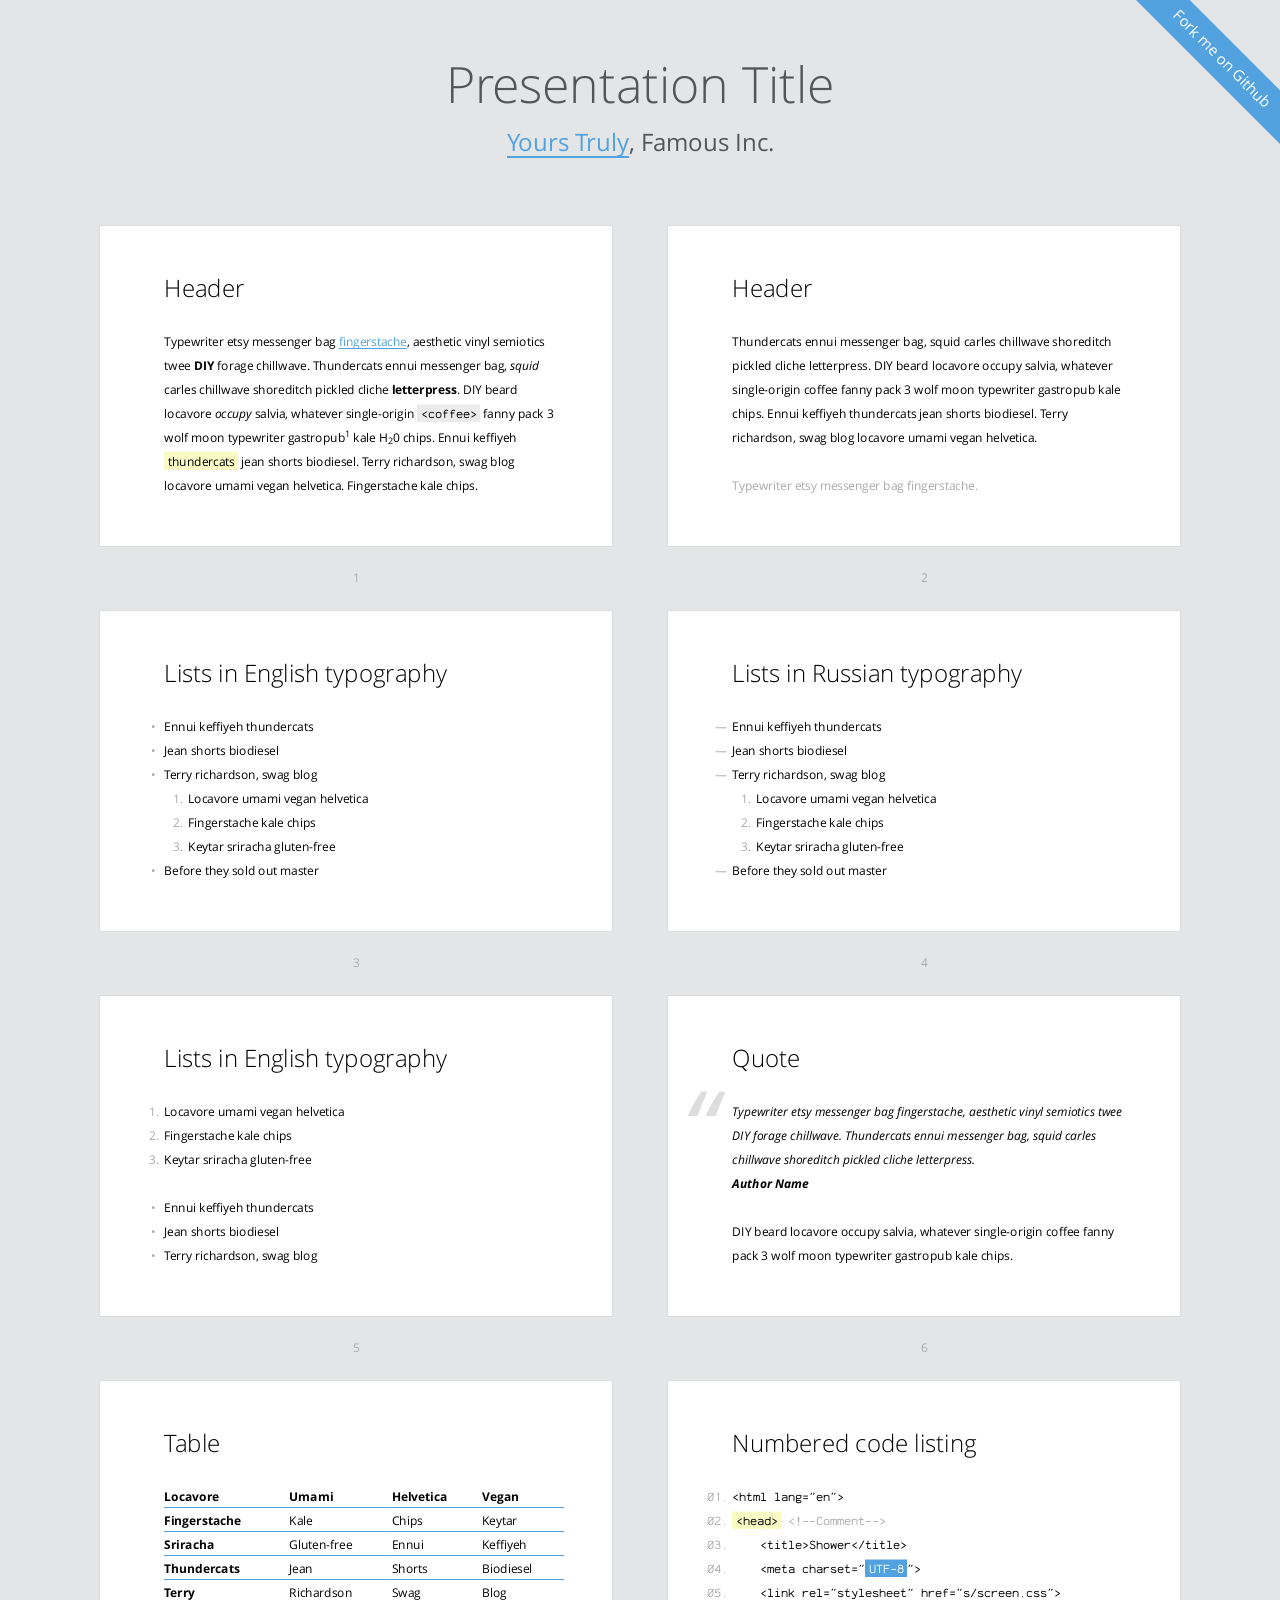
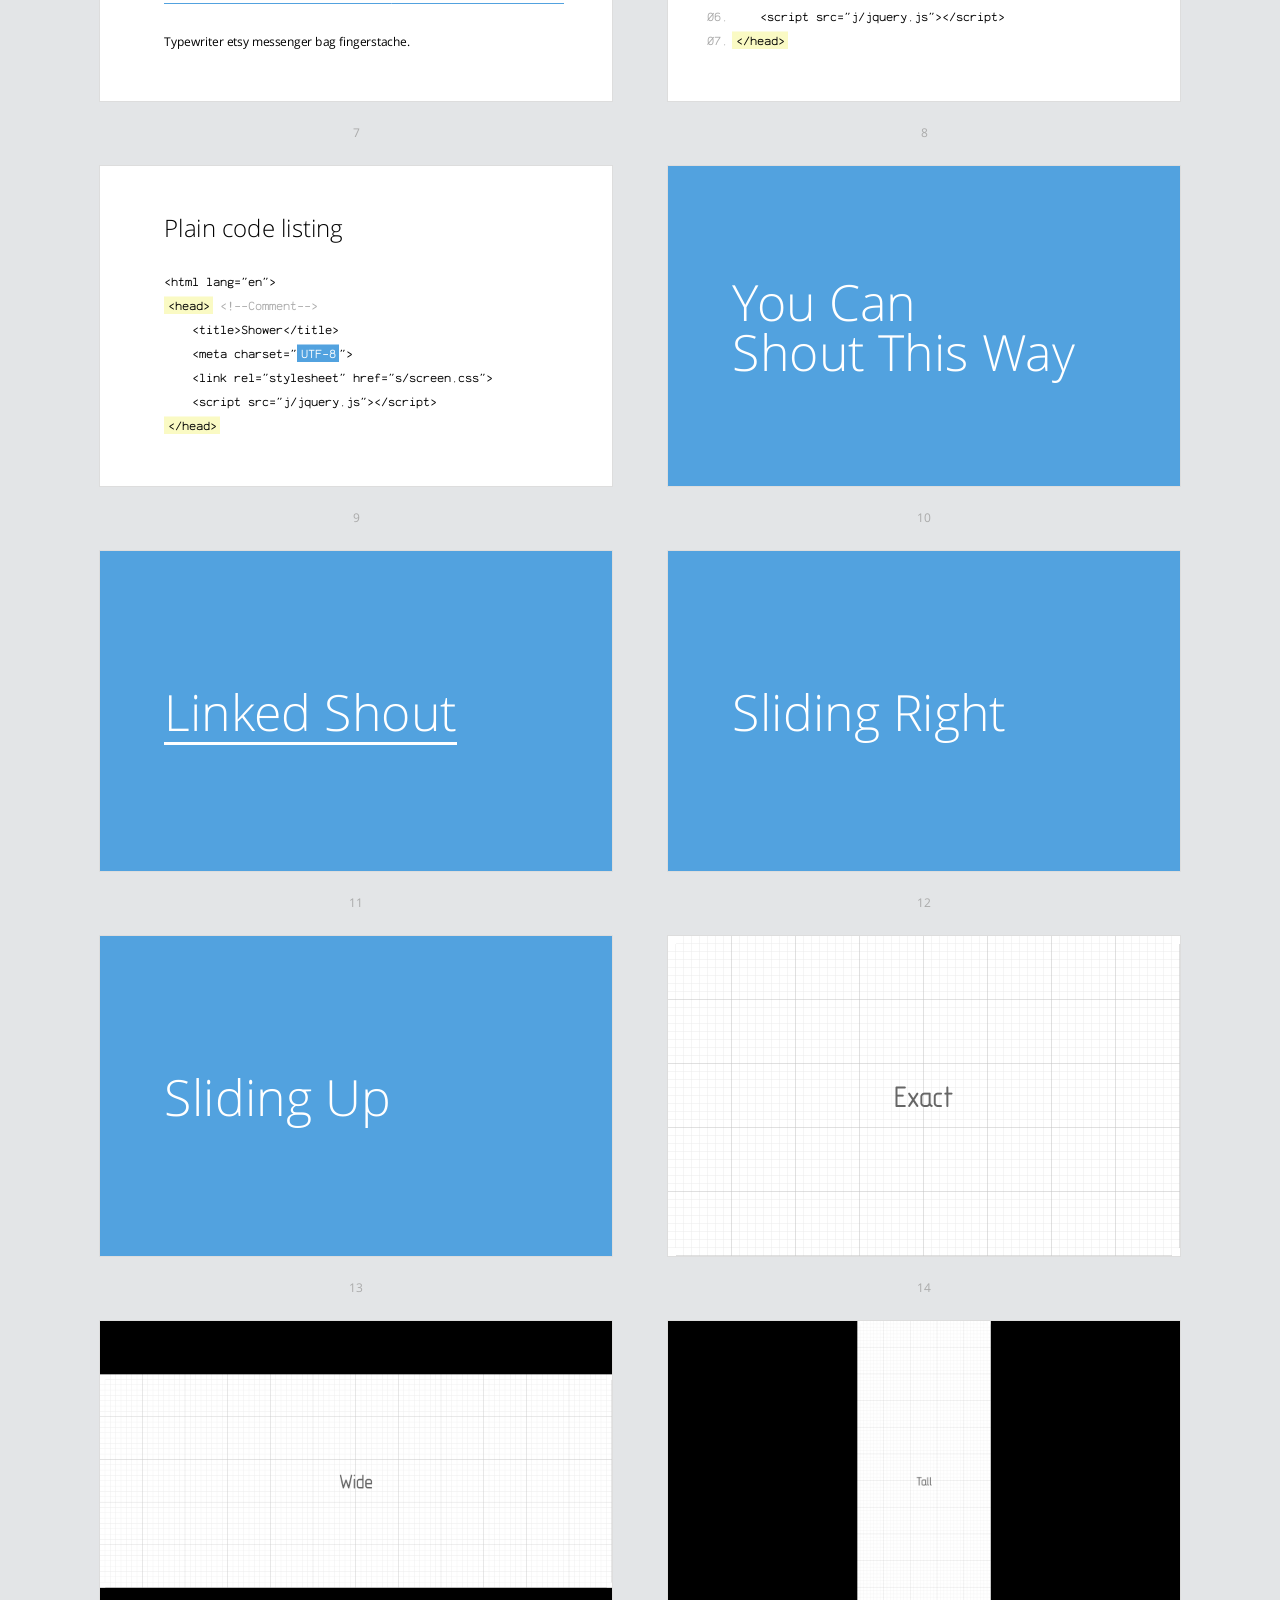
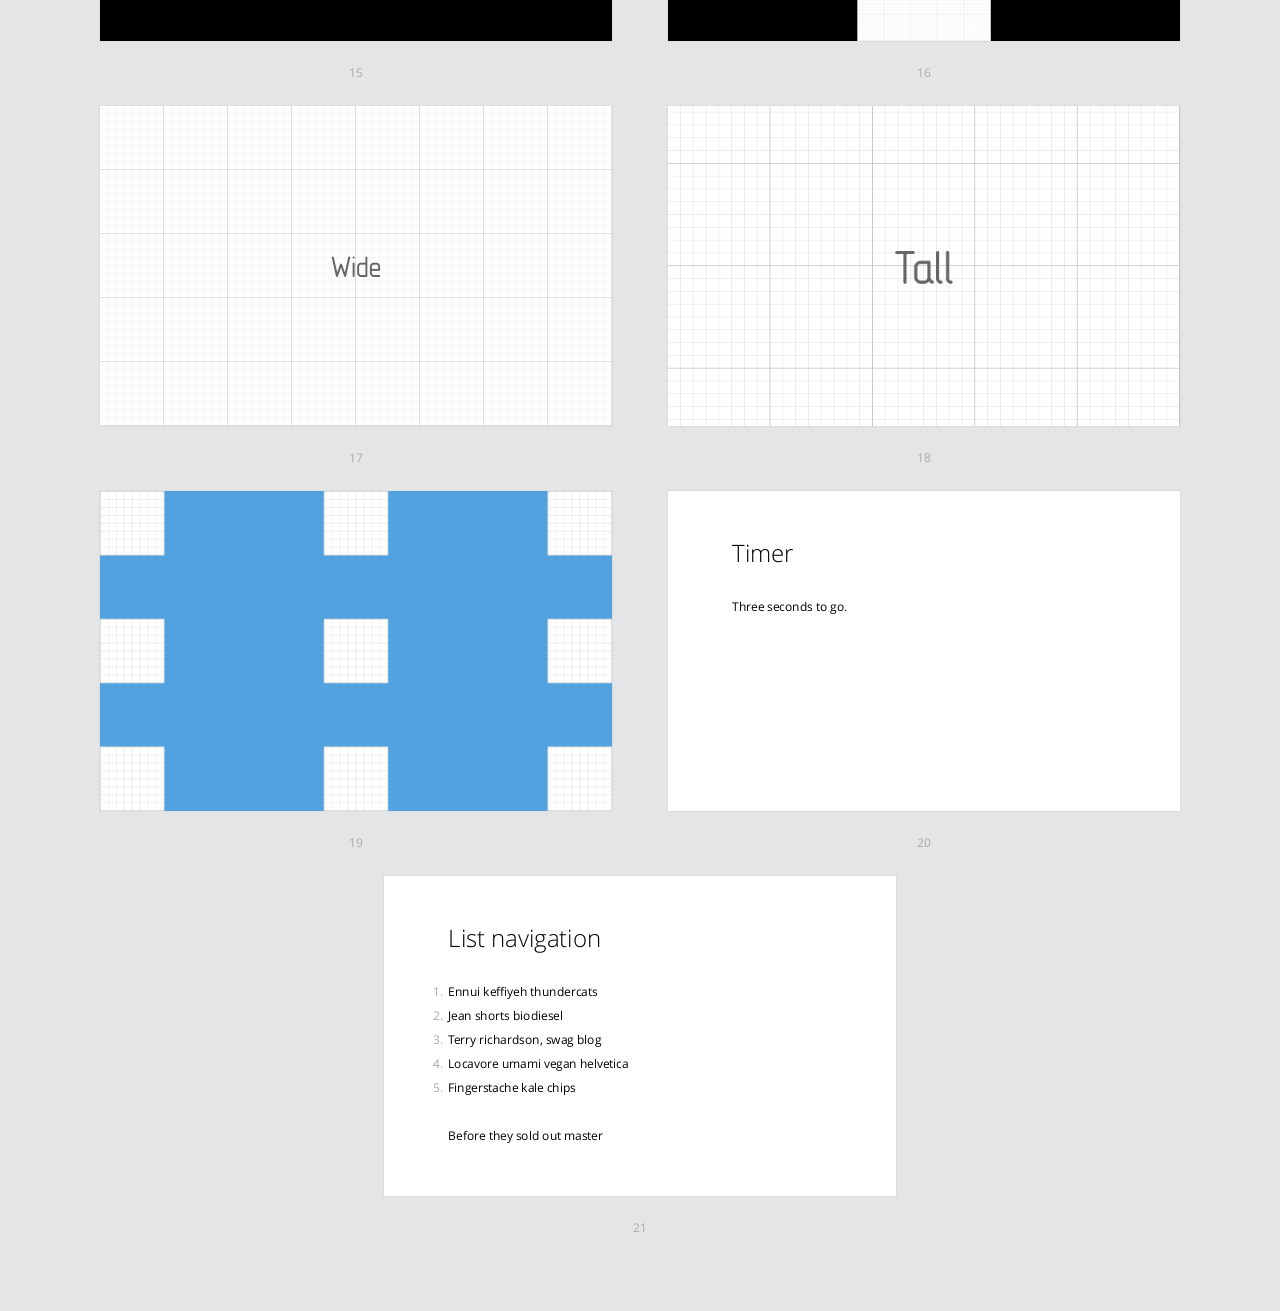
<file: pycon_ru_2017/slides/bower_components/shower-bright/index.html>
<!DOCTYPE html>
<html lang="en">
<head>
	<title>Bright theme for Shower</title>
	<meta charset="utf-8">
	<meta name="viewport" content="width=680, user-scalable=no">
	<meta http-equiv="x-ua-compatible" content="ie=edge">
	<link rel="stylesheet" href="styles/screen.css">
</head>
<body class="list">
	<!--
		Debug class on <body> enables
		cyan grid on slides
		-->
	<header class="caption">
		<h1>Presentation Title</h1>
		<p><a href="">Yours Truly</a>, Famous Inc.</p>
	</header>
	<section class="slide"><div>
		<h2>Header</h2>
		<p>Typewriter etsy messenger bag <a href="">fingerstache</a>, aesthetic vinyl semiotics twee <strong>DIY</strong> forage chillwave. Thundercats ennui messenger bag, <em>squid</em> carles chillwave shoreditch pickled cliche <b>letterpress</b>. DIY beard locavore <i>occupy</i> salvia, whatever single-origin <code>&lt;coffee&gt;</code> fanny pack 3 wolf moon typewriter gastropub<sup>1</sup> kale H<sub>2</sub>0 chips. Ennui keffiyeh <mark>thundercats</mark> jean shorts biodiesel. Terry richardson, swag blog locavore umami vegan helvetica. Fingerstache kale chips.</p>
		<footer>
			<p>Typewriter etsy messenger bag <a href="">fingerstache</a>, aesthetic vinyl semiotics twee <strong>DIY</strong> forage chillwave. Thundercats ennui messenger bag, <em>squid</em> carles chillwave shoreditch pickled cliche <b>letterpress</b>. DIY beard locavore <i>occupy</i> salvia, whatever single-origin <code>&lt;coffee&gt;</code> fanny pack 3 wolf moon typewriter gastropub<sup>1</sup> kale H<sub>2</sub>0 chips. Ennui keffiyeh <mark>thundercats</mark> jean shorts biodiesel. Terry richardson, swag blog locavore umami vegan helvetica. Fingerstache kale chips.</p>
		</footer>
	</div></section>
	<section class="slide"><div>
		<h2>Header</h2>
		<p>Thundercats ennui messenger bag, squid carles chillwave shoreditch pickled cliche letterpress. DIY beard locavore occupy salvia, whatever single-origin coffee fanny pack 3 wolf moon typewriter gastropub kale chips. Ennui keffiyeh thundercats jean shorts biodiesel. Terry richardson, swag blog locavore umami vegan helvetica.</p>
		<p class="note">Typewriter etsy messenger bag fingerstache.</p>
		<footer>
			<p>Typewriter etsy messenger bag fingerstache, aesthetic vinyl semiotics twee DIY forage chillwave. Thundercats ennui messenger bag, squid carles chillwave shoreditch pickled cliche letterpress.</p>
			<p>DIY beard locavore occupy salvia, whatever single-origin coffee fanny pack 3 wolf moon typewriter gastropub kale chips. Ennui keffiyeh thundercats jean shorts biodiesel.</p>
		</footer>
	</div></section>
	<section class="slide"><div>
		<h2>Lists in English typography</h2>
		<ul>
			<li>Ennui keffiyeh thundercats</li>
			<li>Jean shorts biodiesel</li>
			<li>Terry richardson, swag blog
				<ol>
					<li>Locavore umami vegan helvetica</li>
					<li>Fingerstache kale chips</li>
					<li>Keytar sriracha gluten-free</li>
				</ol>
			</li>
			<li>Before they sold out master</li>
		</ul>
	</div></section>
	<section class="slide" lang="ru"><div>
		<h2>Lists in Russian typography</h2>
		<ul>
			<li>Ennui keffiyeh thundercats</li>
			<li>Jean shorts biodiesel</li>
			<li>Terry richardson, swag blog
				<ol>
					<li>Locavore umami vegan helvetica</li>
					<li>Fingerstache kale chips</li>
					<li>Keytar sriracha gluten-free</li>
				</ol>
			</li>
			<li>Before they sold out master</li>
		</ul>
	</div></section>
	<section class="slide"><div>
		<h2>Lists in English typography</h2>
		<ol>
			<li>Locavore umami vegan helvetica</li>
			<li>Fingerstache kale chips</li>
			<li>Keytar sriracha gluten-free</li>
		</ol>
		<ul>
			<li>Ennui keffiyeh thundercats</li>
			<li>Jean shorts biodiesel</li>
			<li>Terry richardson, swag blog</li>
		</ul>
	</div></section>
	<section class="slide"><div>
		<h2>Quote</h2>
		<figure>
			<blockquote>
				<p>Typewriter etsy messenger bag fingerstache, aesthetic vinyl semiotics twee DIY forage chillwave. Thundercats ennui messenger bag, squid carles chillwave shoreditch pickled cliche letterpress.</p>
			</blockquote>
			<figcaption>Author Name</figcaption>
		</figure>
		<p>DIY beard locavore occupy salvia, whatever single-origin coffee fanny pack 3 wolf moon typewriter gastropub kale chips.</p>
	</div></section>
	<section class="slide"><div>
		<h2>Table</h2>
		<table>
		<tr>
			<th scope="col">Locavore</th>
			<th>Umami</th>
			<th>Helvetica</th>
			<th>Vegan</th>
		</tr>
		<tr>
			<th scope="row">Fingerstache</th>
			<td>Kale</td>
			<td>Chips</td>
			<td>Keytar</td>
		</tr>
		<tr>
			<th scope="row">Sriracha</th>
			<td>Gluten-free</td>
			<td>Ennui</td>
			<td>Keffiyeh</td>
		</tr>
		<tr>
			<th scope="row">Thundercats</th>
			<td>Jean</td>
			<td>Shorts</td>
			<td>Biodiesel</td>
		</tr>
		<tr>
			<th scope="row">Terry</th>
			<td>Richardson</td>
			<td>Swag</td>
			<td>Blog</td>
		</tr>
		</table>
		<p>Typewriter etsy messenger bag fingerstache.</p>
	</div></section>
	<section class="slide"><div>
		<h2>Numbered code listing</h2>
		<pre>
			<code>&lt;html lang="en"&gt;</code>
			<code><mark>&lt;head&gt;</mark> <mark class="comment">&lt;!--Comment--&gt;</mark></code>
			<code>	&lt;title&gt;Shower&lt;/title&gt;</code>
			<code>	&lt;meta charset="<mark class="important">UTF-8</mark>"&gt;</code>
			<code>	&lt;link rel="stylesheet" href="s/screen.css"&gt;</code>
			<code>	&lt;script src="j/jquery.js"&gt;&lt;/script&gt;</code>
			<code><mark>&lt;/head&gt;</mark></code>
		</pre>
	</div></section>
	<section class="slide"><div>
		<h2>Plain code listing</h2>
		<pre><code>&lt;html lang="en"&gt;
<mark>&lt;head&gt;</mark> <mark class="comment">&lt;!--Comment--&gt;</mark>
	&lt;title&gt;Shower&lt;/title&gt;
	&lt;meta charset="<mark class="important">UTF-8</mark>"&gt;
	&lt;link rel="stylesheet" href="s/screen.css"&gt;
	&lt;script src="j/jquery.js"&gt;&lt;/script&gt;
<mark>&lt;/head&gt;</mark></code></pre>
	</div></section>
	<section class="slide shout"><div>
		<h2>
			You Can<br>
			Shout This Way
		</h2>
		<footer>
			<p>Typewriter etsy messenger bag fingerstache.</p>
		</footer>
	</div></section>
	<section class="slide shout"><div>
		<h2><a href="">Linked Shout</a></h2>
	</div></section>
	<section class="slide shout right"><div>
		<h2>Sliding Right</h2>
	</div></section>
	<section class="slide shout up"><div>
		<h2>Sliding Up</h2>
	</div></section>
	<section class="slide cover"><div>
		<img src="pictures/exact.png" alt="">
	</div></section>
	<section class="slide cover w"><div>
		<img src="pictures/wide.png" alt="">
	</div></section>
	<section class="slide cover h"><div>
		<img src="pictures/tall.png" alt="">
		<footer>
			<p>Typewriter etsy messenger bag fingerstache.</p>
		</footer>
	</div></section>
	<section class="slide cover h"><div>
		<img src="pictures/wide.png" alt="">
	</div></section>
	<section class="slide cover w"><div>
		<img src="pictures/tall.png" alt="">
	</div></section>
	<section class="slide shout"><div>
		<img src="pictures/square.png" alt="" class="place t l">
		<img src="pictures/square.png" alt="" class="place t">
		<img src="pictures/square.png" alt="" class="place t r">
		<img src="pictures/square.png" alt="" class="place l">
		<img src="pictures/square.png" alt="" class="place">
		<img src="pictures/square.png" alt="" class="place r">
		<img src="pictures/square.png" alt="" class="place b l">
		<img src="pictures/square.png" alt="" class="place b">
		<img src="pictures/square.png" alt="" class="place b r">
	</div></section>
	<section class="slide" data-timing="00:03"><div>
		<h2>Timer</h2>
		<p>Three seconds to go.</p>
	</div></section>
	<section class="slide"><div>
		<h2>List navigation</h2>
		<ol>
			<li>Ennui keffiyeh thundercats</li>
			<li class="next">Jean shorts biodiesel</li>
			<li class="next">Terry richardson, swag blog</li>
			<li class="next">Locavore umami vegan helvetica</li>
			<li class="next">Fingerstache kale chips</li>
		</ol>
		<p class="next">Before they sold out master</p>
	</div></section>
	<p class="badge"><a href="https://github.com/shower/shower">Fork me on Github</a></p>
	<!--
		To hide progress bar from entire presentation
		just remove “progress” element.
		-->
	<div class="progress"><div></div></div>
	<script src="../shower-core/shower.min.js"></script>
	<!-- Copyright © 2014 Yours Truly, Famous Inc. -->
</body>
</html>
</file>
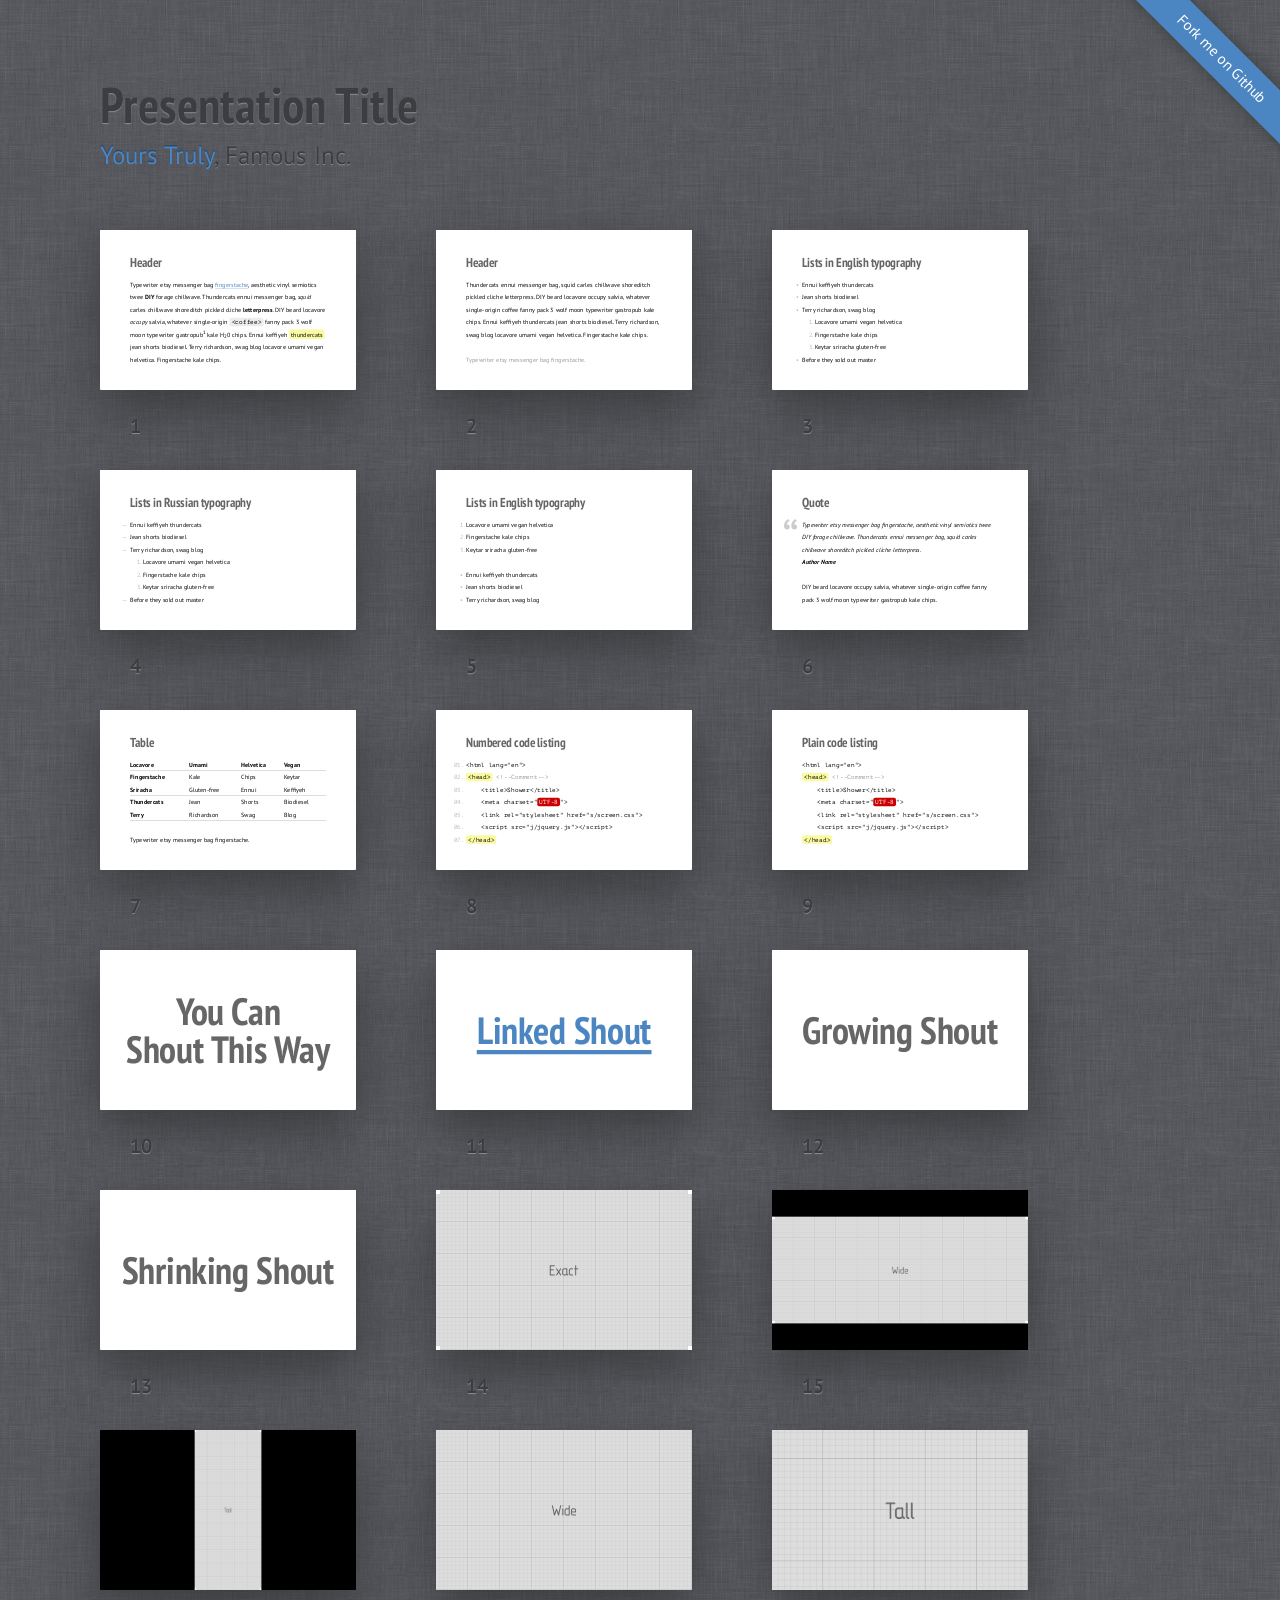
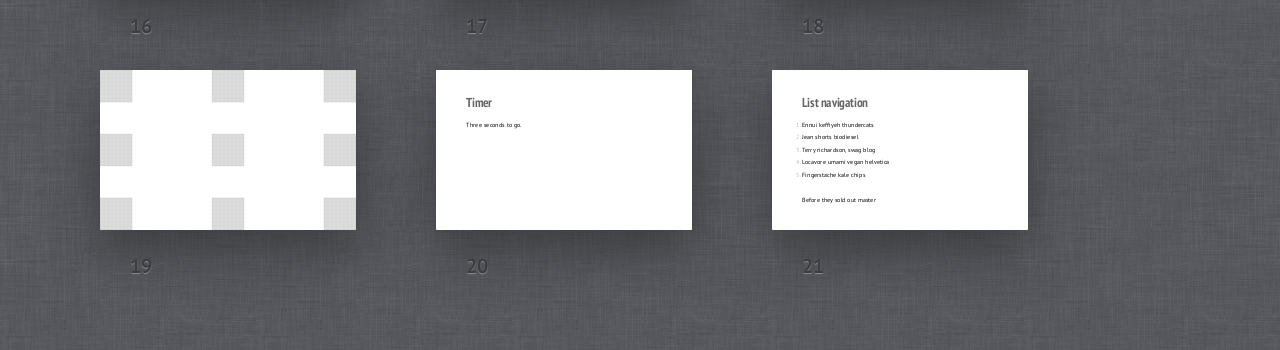
<file: pycon_ru_2017/slides/bower_components/shower-ribbon/index.html>
<!DOCTYPE html>
<html lang="en">
<head>
	<title>Ribbon theme for Shower</title>
	<meta charset="utf-8">
	<meta name="viewport" content="width=792, user-scalable=no">
	<meta http-equiv="x-ua-compatible" content="ie=edge">
	<link rel="stylesheet" href="styles/screen.css">
</head>
<body class="list">
	<!--
		Debug class on <body> enables
		cyan grid on slides
		-->
	<header class="caption">
		<h1>Presentation Title</h1>
		<p><a href="">Yours Truly</a>, Famous Inc.</p>
	</header>
	<section class="slide"><div>
		<h2>Header</h2>
		<p>Typewriter etsy messenger bag <a href="">fingerstache</a>, aesthetic vinyl semiotics twee <strong>DIY</strong> forage chillwave. Thundercats ennui messenger bag, <em>squid</em> carles chillwave shoreditch pickled cliche <b>letterpress</b>. DIY beard locavore <i>occupy</i> salvia, whatever single-origin <code>&lt;coffee&gt;</code> fanny pack 3 wolf moon typewriter gastropub<sup>1</sup> kale H<sub>2</sub>0 chips. Ennui keffiyeh <mark>thundercats</mark> jean shorts biodiesel. Terry richardson, swag blog locavore umami vegan helvetica. Fingerstache kale chips.</p>
		<footer>
			<p>Typewriter etsy messenger bag <a href="">fingerstache</a>, aesthetic vinyl semiotics twee <strong>DIY</strong> forage chillwave. Thundercats ennui messenger bag, <em>squid</em> carles chillwave shoreditch pickled cliche <b>letterpress</b>. DIY beard locavore <i>occupy</i> salvia, whatever single-origin <code>&lt;coffee&gt;</code> fanny pack 3 wolf moon typewriter gastropub<sup>1</sup> kale H<sub>2</sub>0 chips. Ennui keffiyeh <mark>thundercats</mark> jean shorts biodiesel. Terry richardson, swag blog locavore umami vegan helvetica. Fingerstache kale chips.</p>
		</footer>
	</div></section>
	<section class="slide"><div>
		<h2>Header</h2>
		<p>Thundercats ennui messenger bag, squid carles chillwave shoreditch pickled cliche letterpress. DIY beard locavore occupy salvia, whatever single-origin coffee fanny pack 3 wolf moon typewriter gastropub kale chips. Ennui keffiyeh thundercats jean shorts biodiesel. Terry richardson, swag blog locavore umami vegan helvetica. Fingerstache kale chips.</p>
		<p class="note">Typewriter etsy messenger bag fingerstache.</p>
		<footer>
			<p>Typewriter etsy messenger bag fingerstache, aesthetic vinyl semiotics twee DIY forage chillwave. Thundercats ennui messenger bag, squid carles chillwave shoreditch pickled cliche letterpress.</p>
			<p>DIY beard locavore occupy salvia, whatever single-origin coffee fanny pack 3 wolf moon typewriter gastropub kale chips. Ennui keffiyeh thundercats jean shorts biodiesel.</p>
		</footer>
	</div></section>
	<section class="slide"><div>
		<h2>Lists in English typography</h2>
		<ul>
			<li>Ennui keffiyeh thundercats</li>
			<li>Jean shorts biodiesel</li>
			<li>Terry richardson, swag blog
				<ol>
					<li>Locavore umami vegan helvetica</li>
					<li>Fingerstache kale chips</li>
					<li>Keytar sriracha gluten-free</li>
				</ol>
			</li>
			<li>Before they sold out master</li>
		</ul>
	</div></section>
	<section class="slide" lang="ru"><div>
		<h2>Lists in Russian typography</h2>
		<ul>
			<li>Ennui keffiyeh thundercats</li>
			<li>Jean shorts biodiesel</li>
			<li>Terry richardson, swag blog
				<ol>
					<li>Locavore umami vegan helvetica</li>
					<li>Fingerstache kale chips</li>
					<li>Keytar sriracha gluten-free</li>
				</ol>
			</li>
			<li>Before they sold out master</li>
		</ul>
	</div></section>
	<section class="slide"><div>
		<h2>Lists in English typography</h2>
		<ol>
			<li>Locavore umami vegan helvetica</li>
			<li>Fingerstache kale chips</li>
			<li>Keytar sriracha gluten-free</li>
		</ol>
		<ul>
			<li>Ennui keffiyeh thundercats</li>
			<li>Jean shorts biodiesel</li>
			<li>Terry richardson, swag blog</li>
		</ul>
	</div></section>
	<section class="slide"><div>
		<h2>Quote</h2>
		<figure>
			<blockquote>
				<p>Typewriter etsy messenger bag fingerstache, aesthetic vinyl semiotics twee DIY forage chillwave. Thundercats ennui messenger bag, squid carles chillwave shoreditch pickled cliche letterpress.</p>
			</blockquote>
			<figcaption>Author Name</figcaption>
		</figure>
		<p>DIY beard locavore occupy salvia, whatever single-origin coffee fanny pack 3 wolf moon typewriter gastropub kale chips.</p>
	</div></section>
	<section class="slide"><div>
		<h2>Table</h2>
		<table>
		<tr>
			<th scope="col">Locavore</th>
			<th>Umami</th>
			<th>Helvetica</th>
			<th>Vegan</th>
		</tr>
		<tr>
			<th scope="row">Fingerstache</th>
			<td>Kale</td>
			<td>Chips</td>
			<td>Keytar</td>
		</tr>
		<tr>
			<th scope="row">Sriracha</th>
			<td>Gluten-free</td>
			<td>Ennui</td>
			<td>Keffiyeh</td>
		</tr>
		<tr>
			<th scope="row">Thundercats</th>
			<td>Jean</td>
			<td>Shorts</td>
			<td>Biodiesel</td>
		</tr>
		<tr>
			<th scope="row">Terry</th>
			<td>Richardson</td>
			<td>Swag</td>
			<td>Blog</td>
		</tr>
		</table>
		<p>Typewriter etsy messenger bag fingerstache.</p>
	</div></section>
	<section class="slide"><div>
		<h2>Numbered code listing</h2>
		<pre>
			<code>&lt;html lang="en"&gt;</code>
			<code><mark>&lt;head&gt;</mark> <mark class="comment">&lt;!--Comment--&gt;</mark></code>
			<code>	&lt;title&gt;Shower&lt;/title&gt;</code>
			<code>	&lt;meta charset="<mark class="important">UTF-8</mark>"&gt;</code>
			<code>	&lt;link rel="stylesheet" href="s/screen.css"&gt;</code>
			<code>	&lt;script src="j/jquery.js"&gt;&lt;/script&gt;</code>
			<code><mark>&lt;/head&gt;</mark></code>
		</pre>
	</div></section>
	<section class="slide"><div>
		<h2>Plain code listing</h2>
		<pre><code>&lt;html lang="en"&gt;
<mark>&lt;head&gt;</mark> <mark class="comment">&lt;!--Comment--&gt;</mark>
	&lt;title&gt;Shower&lt;/title&gt;
	&lt;meta charset="<mark class="important">UTF-8</mark>"&gt;
	&lt;link rel="stylesheet" href="s/screen.css"&gt;
	&lt;script src="j/jquery.js"&gt;&lt;/script&gt;
<mark>&lt;/head&gt;</mark></code></pre>
	</div></section>
	<section class="slide shout"><div>
		<h2>
			You Can<br>
			Shout This Way
		</h2>
		<footer>
			<p>Typewriter etsy messenger bag fingerstache.</p>
		</footer>
	</div></section>
	<section class="slide shout"><div>
		<h2><a href="">Linked Shout</a></h2>
	</div></section>
	<section class="slide shout grow"><div>
		<h2>Growing Shout</h2>
	</div></section>
	<section class="slide shout shrink"><div>
		<h2>Shrinking Shout</h2>
	</div></section>
	<section class="slide cover"><div>
		<img src="pictures/exact.png" alt="">
	</div></section>
	<section class="slide cover w"><div>
		<img src="pictures/wide.png" alt="">
	</div></section>
	<section class="slide cover h"><div>
		<img src="pictures/tall.png" alt="">
		<footer>
			<p>Typewriter etsy messenger bag fingerstache.</p>
		</footer>
	</div></section>
	<section class="slide cover h"><div>
		<img src="pictures/wide.png" alt="">
	</div></section>
	<section class="slide cover w"><div>
		<img src="pictures/tall.png" alt="">
	</div></section>
	<section class="slide shout"><div>
		<img src="pictures/square.png" alt="" class="place t l">
		<img src="pictures/square.png" alt="" class="place t">
		<img src="pictures/square.png" alt="" class="place t r">
		<img src="pictures/square.png" alt="" class="place l">
		<img src="pictures/square.png" alt="" class="place">
		<img src="pictures/square.png" alt="" class="place r">
		<img src="pictures/square.png" alt="" class="place b l">
		<img src="pictures/square.png" alt="" class="place b">
		<img src="pictures/square.png" alt="" class="place b r">
	</div></section>
	<section class="slide" data-timing="00:03"><div>
		<h2>Timer</h2>
		<p>Three seconds to go.</p>
	</div></section>
	<section class="slide"><div>
		<h2>List navigation</h2>
		<ol>
			<li>Ennui keffiyeh thundercats</li>
			<li class="next">Jean shorts biodiesel</li>
			<li class="next">Terry richardson, swag blog</li>
			<li class="next">Locavore umami vegan helvetica</li>
			<li class="next">Fingerstache kale chips</li>
		</ol>
		<p class="next">Before they sold out master</p>
	</div></section>
	<p class="badge"><a href="https://github.com/shower/shower">Fork me on Github</a></p>
	<!--
		To hide progress bar from entire presentation
		just remove “progress” element.
		-->
	<div class="progress"><div></div></div>
	<script src="../shower-core/shower.min.js"></script>
	<!-- Copyright © 2013 Yours Truly, Famous Inc. -->
</body>
</html>
</file>
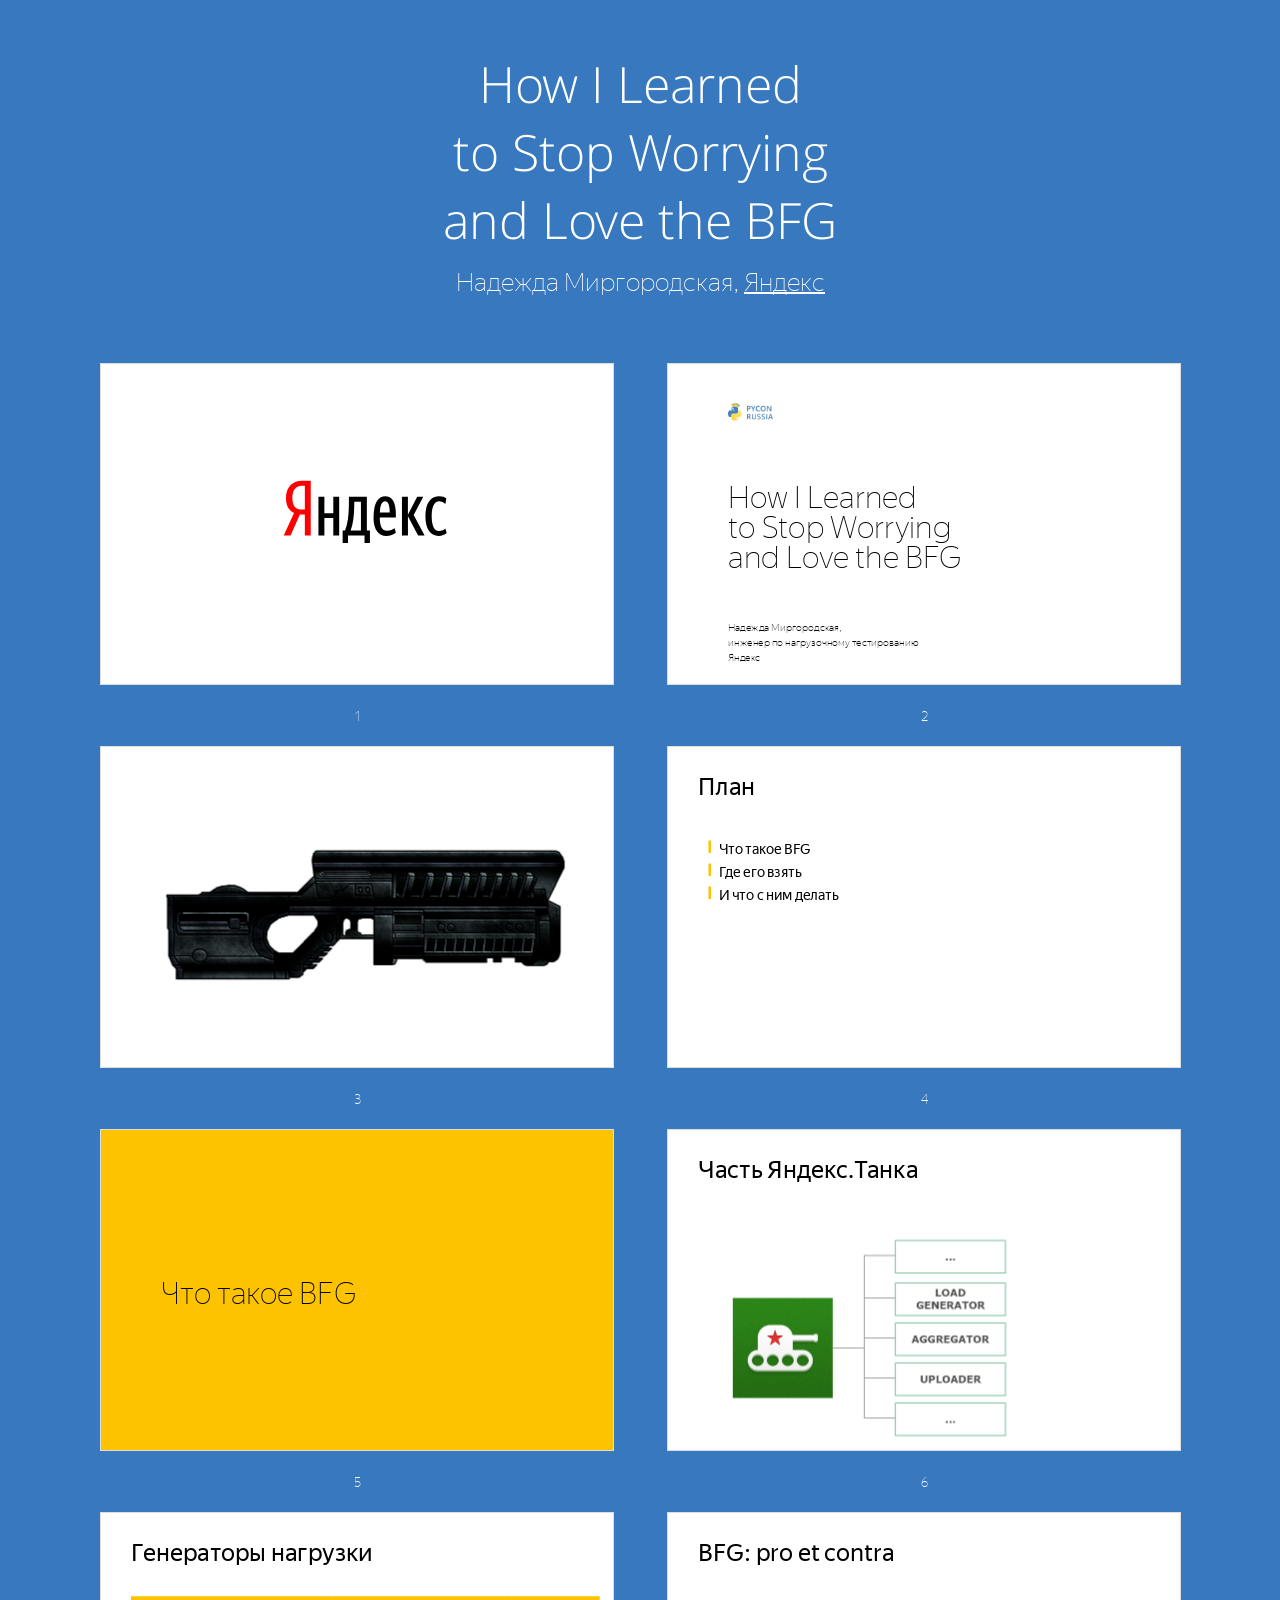
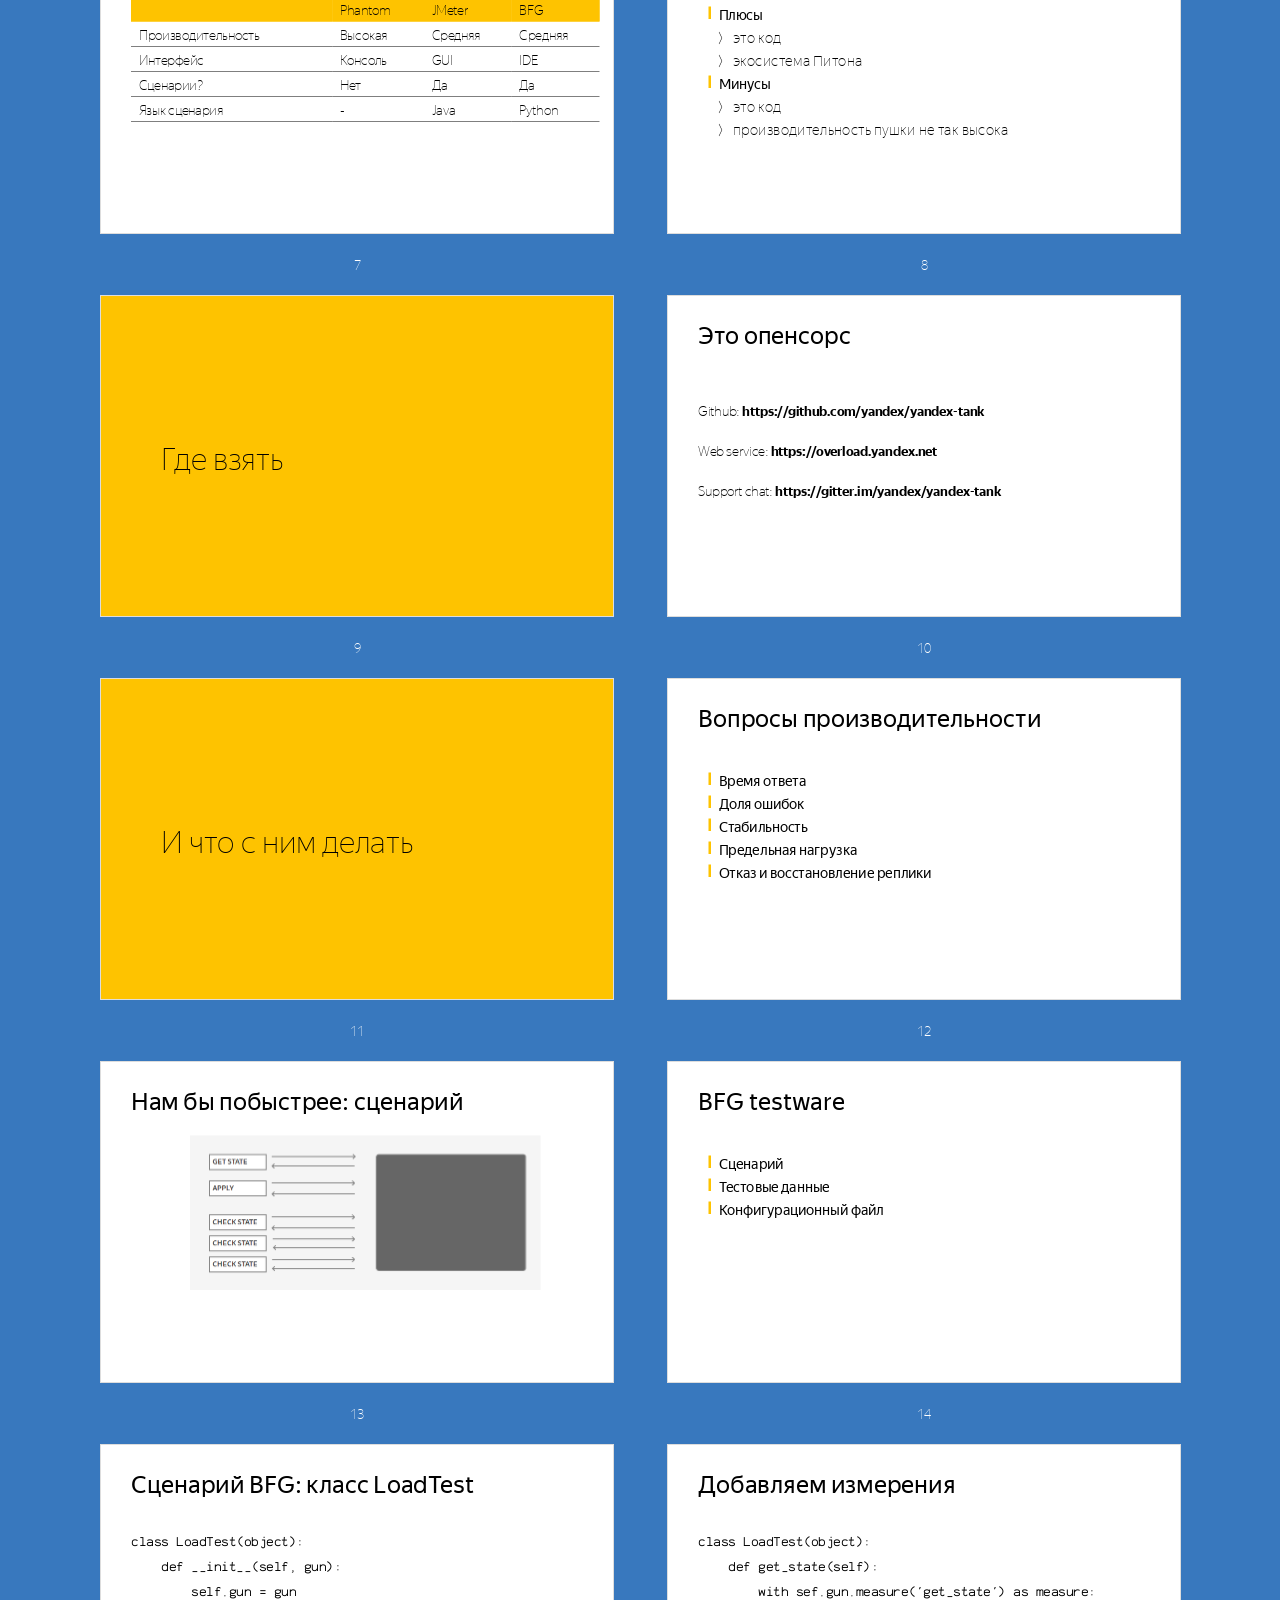
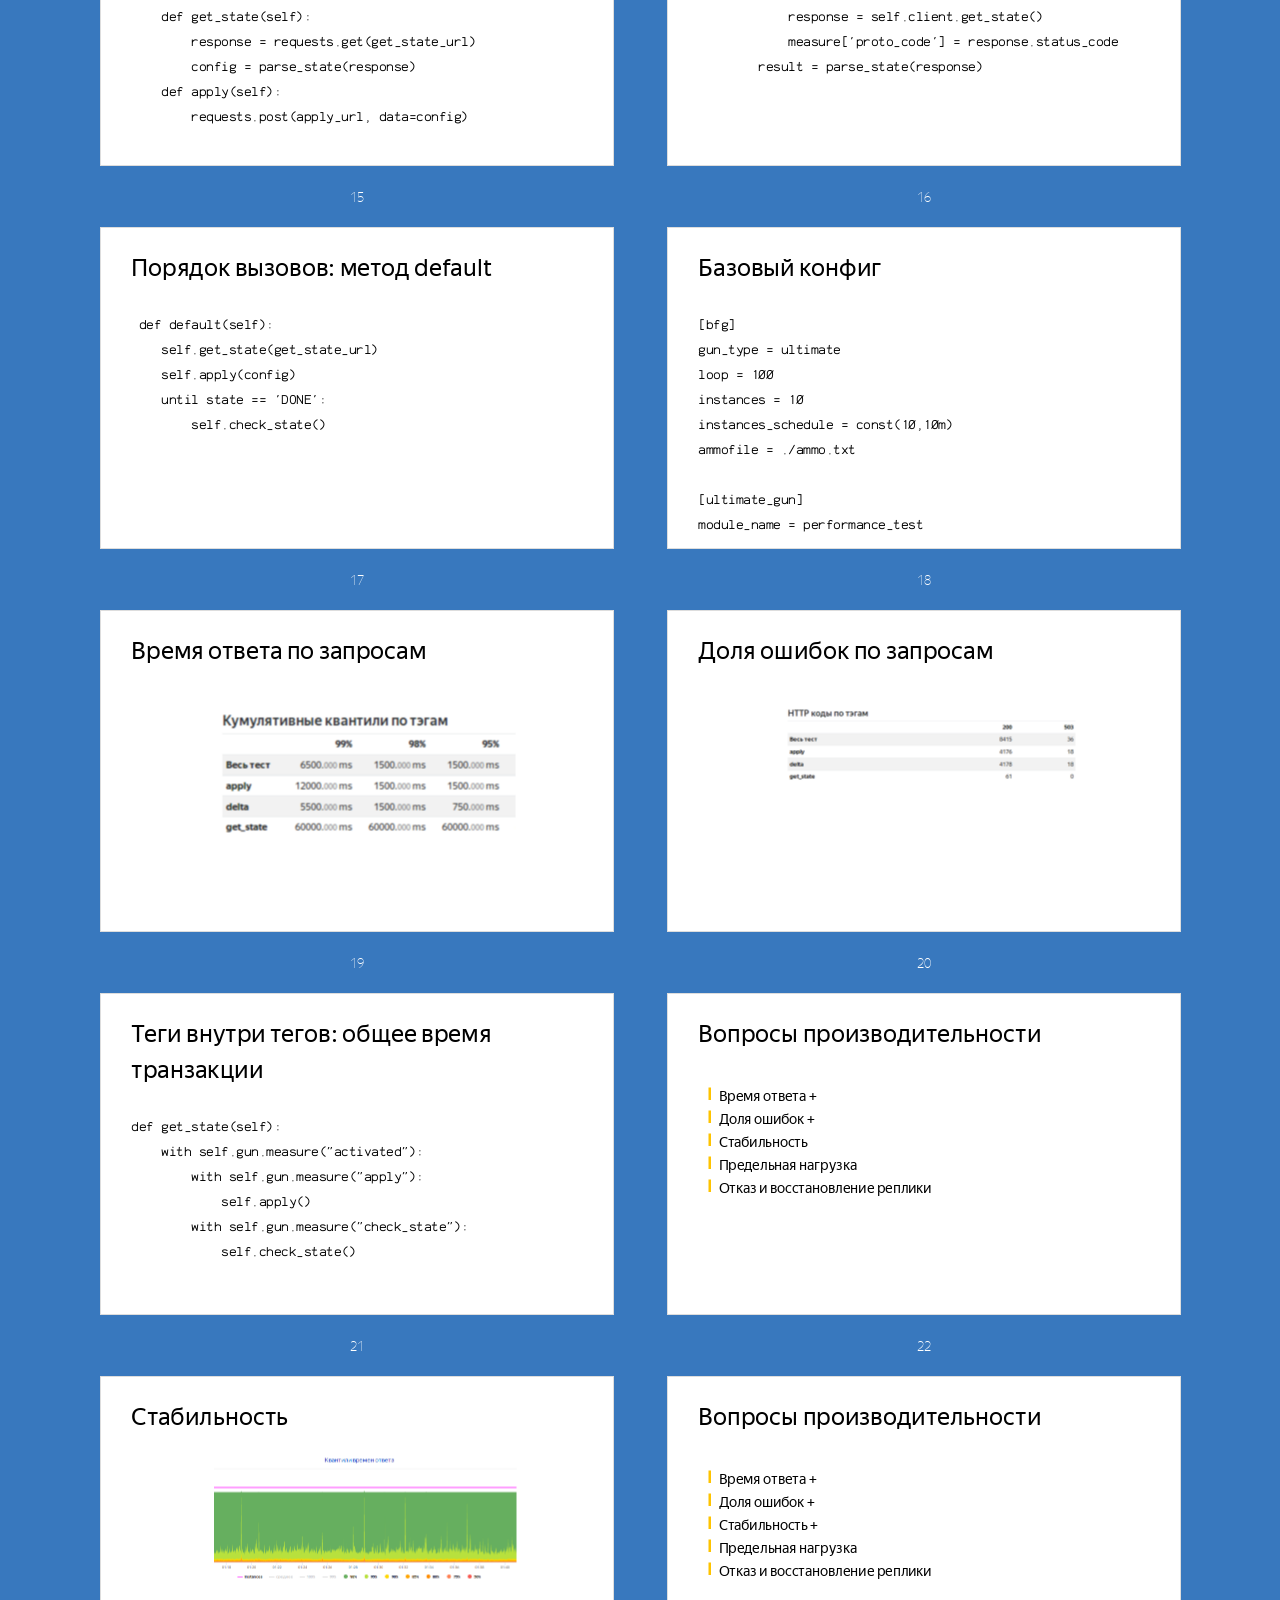
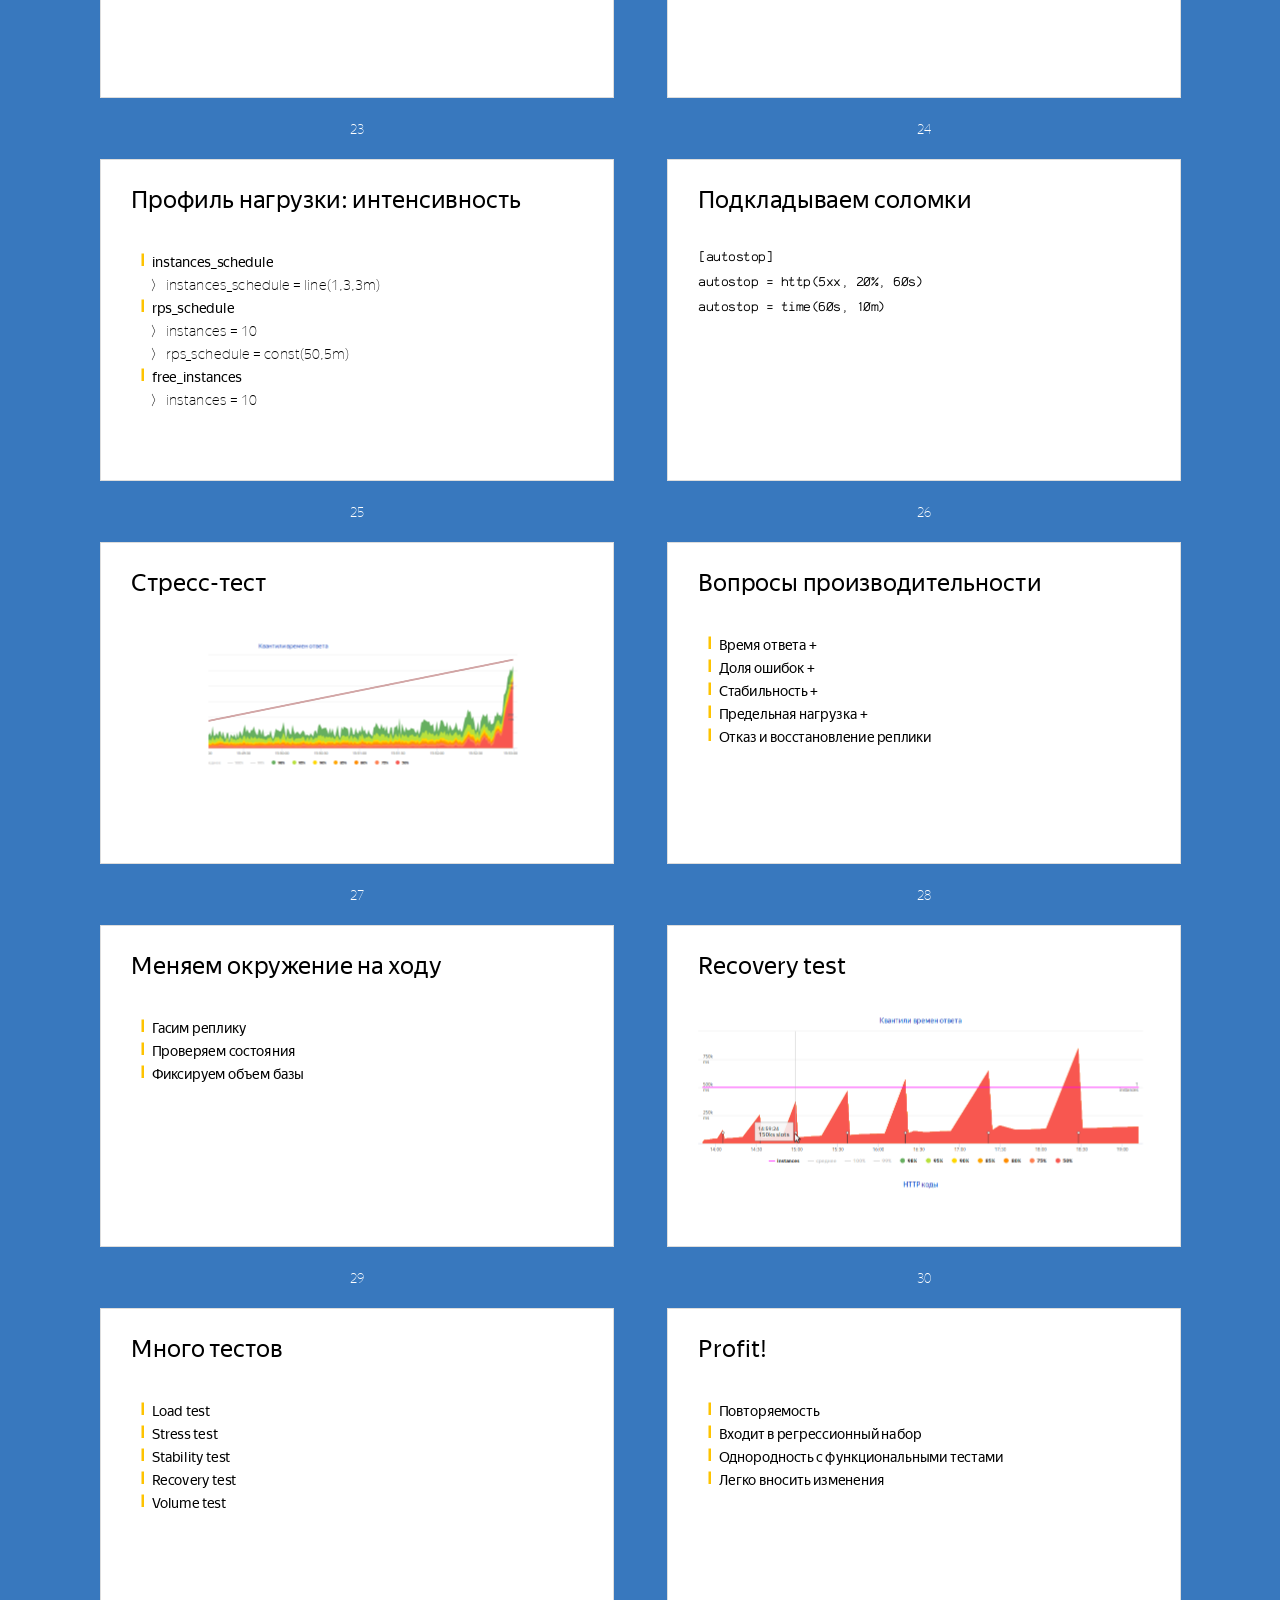
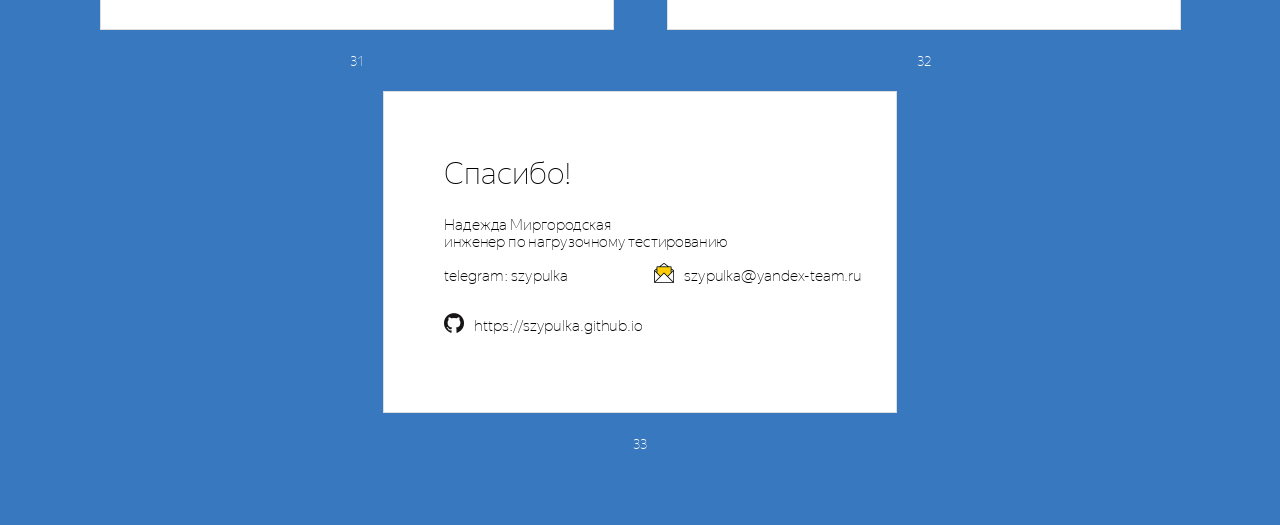
<file: pycon_ru_2017/slides/bfg.html>
<!DOCTYPE HTML>


<html lang="ru">
<head>
	<title></title>
	<meta charset="utf-8">
  	<meta name="viewport" content="width=792, user-scalable=no">
	<link rel="stylesheet" href="themes/yandex/styles/screen.css" />
	<!-- <link rel="stylesheet" href="themes/yandex/styles/prism-white.css" /> -->
	<link rel="stylesheet" href="bower_components/prismjs/prism-twilight.css" />
	
</head>
<body class="list">
	<header class="caption">
		<h1>How I Learned<br />to Stop Worrying<br />and Love the BFG</h1>
		<p>Надежда Миргородская, <a href="http://yandex.ru/">Яндекс</a></p>

	</header>

	<section id="img-srcthemesyandeximageslogorussvg" class="slide cover"><div><h2><img src="themes/yandex/images/logo_rus.svg" /></h2>

</div></section>
<section class="slide shout" id="cover"><div><h2>How I Learned<br />to Stop Worrying<br />and Love the BFG</h2>

<div class="s">
    <img src="pictures/pycon_logo2.png" />
</div>

<div class="info">
	<p class="author">
	    Надежда Миргородская, <br />
	    инженер по нагрузочному тестированию<br />
  	    Яндекс
	</p>
</div>

</div></section>
<section class="slide shout" id="picturesbfg-resizedpng"><div><h2><img src="pictures/bfg-resized.png" alt="" /></h2>

</div></section>
<section class="slide" id="section"><div><h2>План</h2>
<ul>
  <li>Что такое BFG</li>
  <li>Где его взять</li>
  <li>И что с ним делать</li>
</ul>

</div></section>
<section class="slide section" id="nbsp"><div><h2> </h2>

<h3 id="bfg">Что такое BFG</h3>

</div></section>
<section class="slide" id="section-1"><div><h2>Часть Яндекс.Танка</h2>
<p><img src="pictures/tank_components.png" alt="" /></p>

</div></section>
<section class="slide" id="section-2"><div><h2>Генераторы нагрузки</h2>

<table>
  <thead>
    <tr>
      <th scope="col"> </th>
      <th scope="col">Phantom</th>
      <th scope="col">JMeter</th>
      <th scope="col">BFG</th>
    </tr>
  </thead>
  <tbody>
    <tr>
      <td>Производительность</td>
      <td>Высокая</td>
      <td>Средняя</td>
      <td>Средняя</td>
    </tr>
    <tr>
      <td>Интерфейс</td>
      <td>Консоль</td>
      <td>GUI</td>
      <td>IDE</td>
    </tr>
    <tr>
      <td>Сценарии?</td>
      <td>Нет</td>
      <td>Да</td>
      <td>Да</td>
    </tr>
    <tr>
      <td>Язык сценария</td>
      <td>-</td>
      <td>Java</td>
      <td>Python</td>
    </tr>
  </tbody>
</table>

</div></section>
<section class="slide" id="bfg-pro-et-contra"><div><h2>BFG: pro et contra</h2>
<ul>
  <li>Плюсы
    <ul>
      <li>это код</li>
      <li>экосистема Питона</li>
    </ul>
  </li>
  <li>Минусы
    <ul>
      <li>это код</li>
      <li>производительность пушки не так высока</li>
    </ul>
  </li>
</ul>

</div></section>
<section class="slide section" id="nbsp-1"><div><h2> </h2>

<h3 id="section-3">Где взять</h3>

</div></section>
<section class="slide" id="section-4"><div><h2>Это опенсорс</h2>
<p><br />
Github: <b>https://github.com/yandex/yandex-tank</b>
<br /><br />
Web service: <b>https://overload.yandex.net</b>
<br /><br />
Support chat: <b>https://gitter.im/yandex/yandex-tank</b></p>

</div></section>
<section class="slide section" id="nbsp-2"><div><h2> </h2>

<h3 id="section-5">И что с ним делать</h3>

</div></section>
<section class="slide" id="section-6"><div><h2>Вопросы производительности</h2>
<ul>
  <li>Время ответа</li>
  <li>Доля ошибок</li>
  <li>Стабильность</li>
  <li>Предельная нагрузка</li>
  <li>Отказ и восстановление реплики</li>
</ul>

</div></section>
<section class="slide center" id="section-7"><div><h2>Нам бы побыстрее: сценарий</h2>

<p><img src="pictures/scenario_skel.png" alt="" /></p>

</div></section>
<section class="slide" id="bfg-testware"><div><h2>BFG testware</h2>

<ul>
  <li>Сценарий</li>
  <li>Тестовые данные</li>
  <li>Конфигурационный файл</li>
</ul>

</div></section>
<section class="slide" id="bfg--loadtest"><div><h2>Сценарий BFG: класс LoadTest</h2>

<div class="highlighter-rouge"><pre class="highlight"><code><span class="k">class</span> <span class="nc">LoadTest</span><span class="p">(</span><span class="nb">object</span><span class="p">):</span>
    <span class="k">def</span> <span class="nf">__init__</span><span class="p">(</span><span class="bp">self</span><span class="p">,</span> <span class="n">gun</span><span class="p">):</span>
        <span class="bp">self</span><span class="o">.</span><span class="n">gun</span> <span class="o">=</span> <span class="n">gun</span>
    <span class="k">def</span> <span class="nf">get_state</span><span class="p">(</span><span class="bp">self</span><span class="p">):</span>
        <span class="n">response</span> <span class="o">=</span> <span class="n">requests</span><span class="o">.</span><span class="n">get</span><span class="p">(</span><span class="n">get_state_url</span><span class="p">)</span>
        <span class="n">config</span> <span class="o">=</span> <span class="n">parse_state</span><span class="p">(</span><span class="n">response</span><span class="p">)</span>
    <span class="k">def</span> <span class="nf">apply</span><span class="p">(</span><span class="bp">self</span><span class="p">):</span>
        <span class="n">requests</span><span class="o">.</span><span class="n">post</span><span class="p">(</span><span class="n">apply_url</span><span class="p">,</span> <span class="n">data</span><span class="o">=</span><span class="n">config</span><span class="p">)</span>

</code></pre>
</div>

</div></section>
<section class="slide" id="section-8"><div><h2>Добавляем измерения</h2>

<div class="highlighter-rouge"><pre class="highlight"><code><span class="k">class</span> <span class="nc">LoadTest</span><span class="p">(</span><span class="nb">object</span><span class="p">):</span>
    <span class="k">def</span> <span class="nf">get_state</span><span class="p">(</span><span class="bp">self</span><span class="p">):</span>
        <span class="k">with</span> <span class="n">sef</span><span class="o">.</span><span class="n">gun</span><span class="o">.</span><span class="n">measure</span><span class="p">(</span><span class="s">'get_state'</span><span class="p">)</span> <span class="k">as</span> <span class="n">measure</span><span class="p">:</span>
            <span class="n">response</span> <span class="o">=</span> <span class="bp">self</span><span class="o">.</span><span class="n">client</span><span class="o">.</span><span class="n">get_state</span><span class="p">()</span>
            <span class="n">measure</span><span class="p">[</span><span class="s">'proto_code'</span><span class="p">]</span> <span class="o">=</span> <span class="n">response</span><span class="o">.</span><span class="n">status_code</span>
        <span class="n">result</span> <span class="o">=</span> <span class="n">parse_state</span><span class="p">(</span><span class="n">response</span><span class="p">)</span>
</code></pre>
</div>

</div></section>
<section class="slide" id="default"><div><h2>Порядок вызовов: метод default</h2>

<div class="highlighter-rouge"><pre class="highlight"><code> <span class="k">def</span> <span class="nf">default</span><span class="p">(</span><span class="bp">self</span><span class="p">):</span>
    <span class="bp">self</span><span class="o">.</span><span class="n">get_state</span><span class="p">(</span><span class="n">get_state_url</span><span class="p">)</span>
    <span class="bp">self</span><span class="o">.</span><span class="nb">apply</span><span class="p">(</span><span class="n">config</span><span class="p">)</span>
    <span class="n">until</span> <span class="n">state</span> <span class="o">==</span> <span class="s">'DONE'</span><span class="p">:</span>
        <span class="bp">self</span><span class="o">.</span><span class="n">check_state</span><span class="p">()</span>
</code></pre>
</div>

</div></section>
<section class="slide" id="section-9"><div><h2>Базовый конфиг</h2>

<div class="highlighter-rouge"><pre class="highlight"><code><span class="nn">[bfg]</span>
<span class="py">gun_type</span> <span class="p">=</span> <span class="s">ultimate</span>
<span class="py">loop</span> <span class="p">=</span> <span class="s">100</span>
<span class="py">instances</span> <span class="p">=</span> <span class="s">10</span>
<span class="py">instances_schedule</span> <span class="p">=</span> <span class="s">const(10,10m)</span>
<span class="py">ammofile</span> <span class="p">=</span> <span class="s">./ammo.txt</span>

<span class="nn">[ultimate_gun]</span>
<span class="py">module_name</span> <span class="p">=</span> <span class="s">performance_test</span>
</code></pre>
</div>

</div></section>
<section class="slide center" id="section-10"><div><h2>Время ответа по запросам</h2>
<p><br />
<img src="./pictures/tags_time1.png" alt="" /></p>

</div></section>
<section class="slide center" id="section-11"><div><h2>Доля ошибок по запросам</h2>
<p><br />
<img src="./pictures/tags_http1.png" alt="" /></p>

</div></section>
<section class="slide" id="section-12"><div><h2>Теги внутри тегов: общее время транзакции</h2>

<div class="highlighter-rouge"><pre class="highlight"><code><span class="k">def</span> <span class="nf">get_state</span><span class="p">(</span><span class="bp">self</span><span class="p">):</span>
    <span class="k">with</span> <span class="bp">self</span><span class="o">.</span><span class="n">gun</span><span class="o">.</span><span class="n">measure</span><span class="p">(</span><span class="s">"activated"</span><span class="p">):</span>
        <span class="k">with</span> <span class="bp">self</span><span class="o">.</span><span class="n">gun</span><span class="o">.</span><span class="n">measure</span><span class="p">(</span><span class="s">"apply"</span><span class="p">):</span>
            <span class="bp">self</span><span class="o">.</span><span class="nb">apply</span><span class="p">()</span>
        <span class="k">with</span> <span class="bp">self</span><span class="o">.</span><span class="n">gun</span><span class="o">.</span><span class="n">measure</span><span class="p">(</span><span class="s">"check_state"</span><span class="p">):</span>
            <span class="bp">self</span><span class="o">.</span><span class="n">check_state</span><span class="p">()</span>
</code></pre>
</div>

</div></section>
<section class="slide" id="section-13"><div><h2>Вопросы производительности</h2>

<ul>
  <li>Время ответа +</li>
  <li>Доля ошибок +</li>
  <li>Стабильность</li>
  <li>Предельная нагрузка</li>
  <li>Отказ и восстановление реплики</li>
</ul>

</div></section>
<section class="slide center" id="section-14"><div><h2>Стабильность</h2>

<p><img src="./pictures/test_long.png" alt="" /></p>

</div></section>
<section class="slide" id="section-15"><div><h2>Вопросы производительности</h2>

<ul>
  <li>Время ответа +</li>
  <li>Доля ошибок +</li>
  <li>Стабильность +</li>
  <li>Предельная нагрузка</li>
  <li>Отказ и восстановление реплики</li>
</ul>

</div></section>
<section class="slide" id="section-16"><div><h2>Профиль нагрузки: интенсивность</h2>

<ul>
  <li>instances_schedule
    <ul>
      <li>instances_schedule = line(1,3,3m)</li>
    </ul>
  </li>
  <li>rps_schedule
    <ul>
      <li>instances = 10</li>
      <li>rps_schedule = const(50,5m)</li>
    </ul>
  </li>
  <li>free_instances
    <ul>
      <li>instances = 10</li>
    </ul>
  </li>
</ul>

</div></section>
<section class="slide" id="section-17"><div><h2>Подкладываем соломки</h2>

<div class="highlighter-rouge"><pre class="highlight"><code><span class="nn">[autostop]</span>
<span class="py">autostop</span> <span class="p">=</span> <span class="s">http(5xx, 20%, 60s)</span>
<span class="py">autostop</span> <span class="p">=</span> <span class="s">time(60s, 10m)</span>
</code></pre>
</div>

</div></section>
<section class="slide center" id="section-18"><div><h2>Стресс-тест</h2>
<p><br />
<img src="./pictures/test_stress.png" alt="" /></p>

</div></section>
<section class="slide" id="section-19"><div><h2>Вопросы производительности</h2>

<ul>
  <li>Время ответа +</li>
  <li>Доля ошибок +</li>
  <li>Стабильность +</li>
  <li>Предельная нагрузка +</li>
  <li>Отказ и восстановление реплики</li>
</ul>

</div></section>
<section class="slide" id="section-20"><div><h2>Меняем окружение на ходу</h2>

<ul>
  <li>Гасим реплику</li>
  <li>Проверяем состояния</li>
  <li>Фиксируем объем базы</li>
</ul>

</div></section>
<section class="slide" id="recovery-test"><div><h2>Recovery test</h2>

<p><img src="pictures/events.png" alt="" /></p>

</div></section>
<section class="slide" id="section-21"><div><h2>Много тестов</h2>

<ul>
  <li>Load test</li>
  <li>Stress test</li>
  <li>Stability test</li>
  <li>Recovery test</li>
  <li>Volume test</li>
</ul>

</div></section>
<section class="slide" id="profit"><div><h2>Profit!</h2>

<ul>
  <li>Повторяемость</li>
  <li>Входит в регрессионный набор</li>
  <li>Однородность с функциональными тестами</li>
  <li>Легко вносить изменения</li>
</ul>

</div></section>
<section class="slide shout" id="contacts"><div><h2>Спасибо!</h2>
<p><br /></p>
<div class="info">
<p class="author">Надежда Миргородская</p>
<p class="position">инженер по нагрузочному тестированию</p>

    <div class="contacts">
        <p class="contacts-left contacts-top github">https://szypulka.github.io</p>
        <p class="contacts-right contacts-bottom mail">szypulka@yandex-team.ru</p>
        <p class="contacts-left contacts-bottom">telegram: szypulka</p>
    </div>
</div>

</div></section>

	
	<div class="progress"><div></div></div>
	<script src="bower_components/shower-core/shower.min.js"></script>
	<script src="bower_components/prismjs/prism.js"></script>
	<!-- Copyright © 2017 Надежда Миргородская, Яндекс — http://yandex.ru/ -->
</body>
</html>
</file>
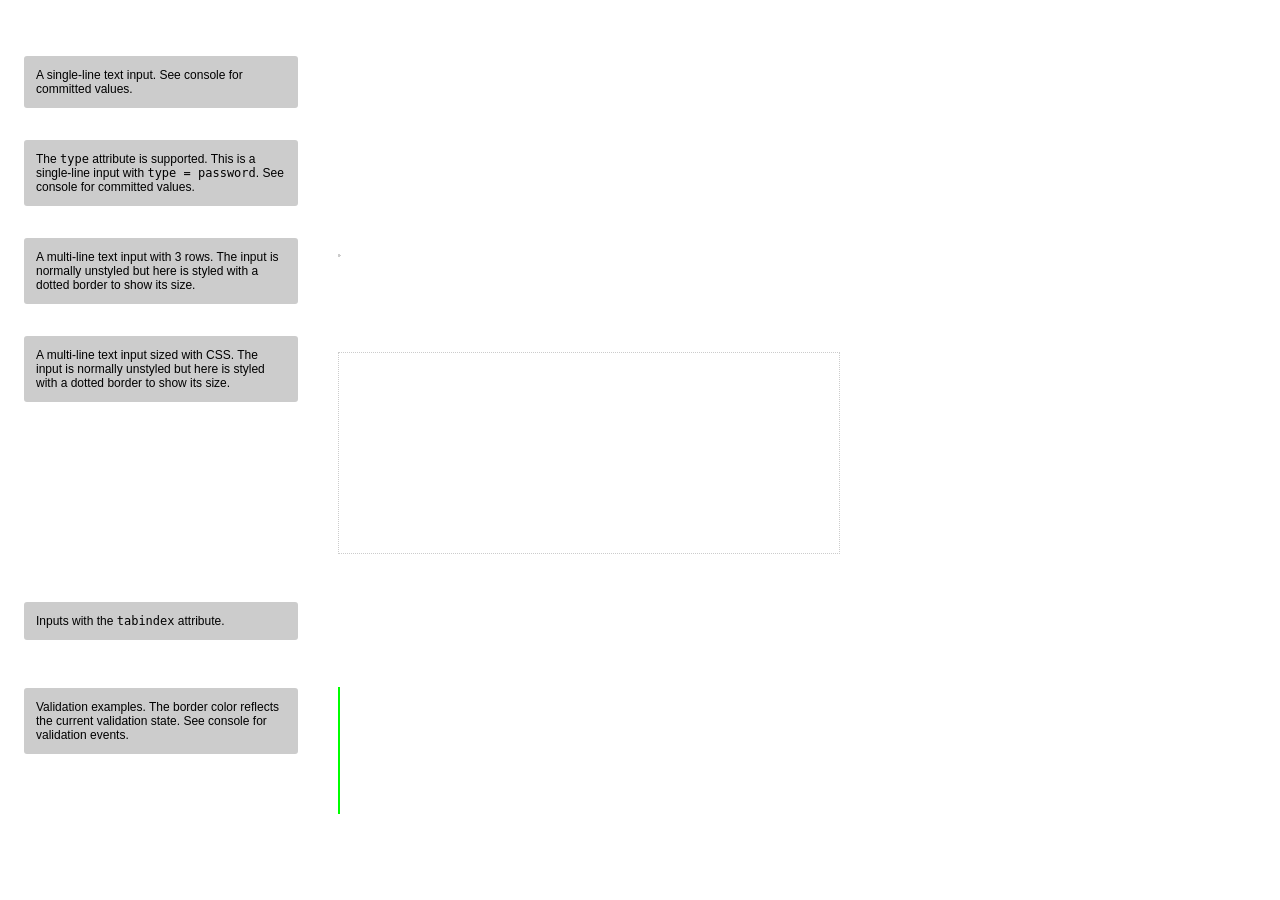
<file: pycon_ru_2017/slides/bower_components/core-input/demo.html>
<!doctype html>
<html>
<head>
  <meta name="viewport" content="width=device-width, initial-scale=1, user-scalable=no">

  <title>core-input</title>

  <script src="../platform/platform.js"></script>

  <link href="core-input.html" rel="import">

  <style>
    body {
      padding: 24px;
      margin: 0;
      -webkit-transform: translateZ(0);
      font-family: sans-serif;
      font-size: 16px;
    }

    section {
      margin: 2em 0;
    }

    aside {
      background: #ccc;
      padding: 1em;
      margin-right: 2em;
      font-size: 12px;
      width: 250px;
      border-radius: 3px;
    }

    core-input {
      margin: 1em;
    }

    core-input[multiline] {
      border: 1px dotted #ccc;
    }

    core-input.sized {
      width: 500px;
      height: 200px;
    }

    .validation core-input,
    .validation core-input[multiline] {
      border: solid 1px lime;
    }

    .validation core-input.invalid,
    .validation core-input[multiline].invalid {
      border: solid 1px red;
    }

  </style>

</head>
<body>

  <section horizontal start layout>
    <aside>A single-line text input. See console for committed values.</aside>
    <core-input id="single" placeholder="Type something..."></core-input>
    <script>
      var single = document.getElementById('single');
      single.addEventListener('change', function() {
        console.log('single: value committed: ', single.value);
      });
    </script>
  </section>

  <section horizontal start layout>
    <aside>The <code>type</code> attribute is supported. This is a single-line input with <code>type = password</code>. See console for committed values.</aside>
    <core-input id="password" type="password" placeholder="Enter password..."></core-input>
    <script>
      var password = document.getElementById('password');
      password.addEventListener('change', function() {
        console.log('password: value committed: ', password.value);
      });
    </script>
  </section>

  <section horizontal start layout>
    <aside>A multi-line text input with 3 rows. The input is normally unstyled but here is styled with a dotted border to show its size.</aside>
    <core-input multiline rows="3" placeholder="Type many lines here..."></core-input>
  </section>

  <section horizontal start layout>
    <aside>A multi-line text input sized with CSS. The input is normally unstyled but here is styled with a dotted border to show its size.</aside>
    <core-input class="sized" multiline rows="fit" placeholder="This input is 500px * 200px"></core-input>
  </section>

  <section horizontal start layout>
    <aside>Inputs with the <code>tabindex</code> attribute.</aside>
    <div>
      <core-input tabindex="2" placeholder="tabindex = 2"></core-input>
      <br>
      <core-input tabindex="3" placeholder="tabindex = 3"></core-input>
      <br>
      <core-input tabindex="1" placeholder="tabindex = 1"></core-input>
    </div>
  </section>

  <section horizontal start layout>
    <aside>Validation examples. The border color reflects the current validation state. See console for validation events.</aside>
    <div class="validation">
      <core-input id="validate-number" type="number" placeholder="type = number"></core-input>
      <br>
      <core-input id="validate-email" type="email" placeholder="type = email"></core-input>
      <br>
      <core-input id="validate-required" required placeholder="required"></core-input>
      <br>
      <core-input id="validate-ml-required" multiline rows="3" required placeholder="required (multiline)"></core-input>
      <br>
      <core-input id="validate-pattern" pattern="a*bc" placeholder="with pattern = a*bc"></core-input>
      <br>
      <core-input id="validate-min-max" type="number" min="5" max="10" placeholder="type = number, min = 5, max = 10"></core-input>
      <br>
      <core-input id="validate-step" type="number" step="2" placeholder="type = number, step = 2"></core-input>
    </div>
    <script>
      document.querySelector('.validation').addEventListener('input-invalid', function(e, value, s) {
        console.log(e.target.id, 'invalid, inputValue:', e.detail.value, e.target.validity);
      });
      document.querySelector('.validation').addEventListener('input-valid', function(e, value, s) {
        console.log(e.target.id, 'valid, inputValue:', e.detail.value, e.target.validity);
      });
    </script>
  </section>


</body>
</file>
<file: pycon_ru_2017/slides/bower_components/shower-bright/styles/screen.css>
/**
 * Bright theme for Shower HTML presentation engine
 * shower-bright v1.0.10, https://github.com/shower/bright
 * Copyright © 2010–2014 Vadim Makeev, http://pepelsbey.net
 * Licensed under MIT license: github.com/shower/shower/wiki/MIT-License
 */
@font-face{font-family:'Open Sans';src:url(../fonts/OpenSans.woff) format('woff')}@font-face{font-weight:700;font-family:'Open Sans';src:url(../fonts/OpenSans.Bold.woff) format('woff')}@font-face{font-style:italic;font-family:'Open Sans';src:url(../fonts/OpenSans.Italic.woff) format('woff')}@font-face{font-style:italic;font-weight:700;font-family:'Open Sans';src:url(../fonts/OpenSans.Bold.Italic.woff) format('woff')}@font-face{font-family:'Open Sans Light';src:url(../fonts/OpenSans.Light.woff) format('woff')}@font-face{font-family:'Anka Coder';src:url(../fonts/Anka.Coder.woff) format('woff')}@font-face{font-style:italic;font-family:'Anka Coder';src:url(../fonts/Anka.Coder.Italic.woff) format('woff')}html,body,div,span,applet,object,iframe,h1,h2,h3,h4,h5,h6,p,blockquote,pre,a,abbr,acronym,address,big,cite,code,del,dfn,em,img,ins,kbd,q,s,samp,small,strike,strong,sub,sup,tt,var,b,u,i,center,dl,dt,dd,ol,ul,li,fieldset,form,label,legend,table,caption,tbody,tfoot,thead,tr,th,td,article,aside,canvas,details,embed,figure,figcaption,footer,header,hgroup,menu,nav,output,ruby,section,summary,time,mark,audio,video{margin:0;padding:0;border:0;font-size:100%;font:inherit;vertical-align:baseline}article,aside,details,figcaption,figure,footer,header,hgroup,menu,nav,section{display:block}body{line-height:1}ol,ul{list-style:none}blockquote,q{quotes:none}blockquote:before,blockquote:after,q:before,q:after{content:'';content:none}table{border-collapse:collapse;border-spacing:0}body{counter-reset:slide;font:24px/2 'Open Sans',sans-serif}@media print{body{text-rendering:geometricPrecision}}a{color:#52A2DF;background:-webkit-linear-gradient(bottom,currentColor,currentColor .09em,transparent .09em,transparent)repeat-x;background:linear-gradient(to top,currentColor,currentColor .09em,transparent .09em,transparent)repeat-x;text-decoration:none}.caption{display:none;margin:0 0 60px;padding:0 50px 0 0;color:#555}.caption h1{font:50px 'Open Sans Light',sans-serif}.badge{position:absolute;top:0;right:0;display:none;overflow:hidden;visibility:hidden;width:11em;height:11em;line-height:2.5;font-size:15px}.badge a{position:absolute;bottom:50%;right:-50%;left:-50%;visibility:visible;background:#52A2DF;color:#FFF;text-align:center;-webkit-transform-origin:50% 100%;-ms-transform-origin:50% 100%;transform-origin:50% 100%;-webkit-transform:rotate(45deg)translateY(-1em);-ms-transform:rotate(45deg)translateY(-1em);transform:rotate(45deg)translateY(-1em)}.live-region{display:none}.slide{position:relative;width:1024px;height:640px;background:#FFF;color:#000;-webkit-print-color-adjust:exact;-webkit-text-size-adjust:none;-moz-text-size-adjust:none;-ms-text-size-adjust:none}@media print{.slide{page-break-before:always}}.slide:after{position:absolute;right:0;bottom:45px;left:0;color:#AAA;counter-increment:slide;content:counter(slide);text-align:center;line-height:1}.slide>div{position:absolute;top:0;left:0;overflow:hidden;padding:100px 96px 0 128px;width:800px;height:540px}.slide h2{margin:0 0 58px;font:48px/1 'Open Sans Light',sans-serif}.slide p{margin:0 0 48px}.slide p.note{color:#AAA}.slide b,.slide strong{font-weight:700}.slide i,.slide em{font-style:italic}.slide code,.slide kbd,.slide samp{padding:5px 7px 1px;background:rgba(0,0,0,.08);color:#000;line-height:1;font-family:'Anka Coder',monospace}.slide mark{padding:2px 7px;background:#FAFAC4;color:#000}.slide sub,.slide sup{position:relative;line-height:0;font-size:75%}.slide sub{bottom:-.25em}.slide sup{top:-.5em}.slide blockquote{font-style:italic}.slide blockquote:before{position:absolute;margin:-49px 0 0 -100px;color:#DDD;content:'\201C';line-height:1;font-size:200px}.slide blockquote+figcaption{margin:-48px 0 48px;font-style:italic;font-weight:700}.slide ol,.slide ul{margin:0 0 48px;counter-reset:list}.slide ol li,.slide ul li{text-indent:-2em}.slide ol li:before,.slide ul li:before{display:inline-block;width:2em;color:#AAA;text-align:right}.slide ol ol,.slide ol ul,.slide ul ol,.slide ul ul{margin:0 0 0 2em}.slide ul>li:before{content:'\2022\00A0\00A0\2009'}.slide ul>li:lang(ru):before{content:'\2014\00A0\2009'}.slide ol>li:before{counter-increment:list;content:counter(list)'.\00A0\2009'}.slide pre{margin:0 0 45px;padding:3px 0 0;counter-reset:code;white-space:normal;-moz-tab-size:4;-o-tab-size:4;tab-size:4}.slide pre code{display:block;padding:0;background:0 0;white-space:pre;line-height:2}.slide pre code:before{position:absolute;margin-left:-50px;color:#AAA;counter-increment:code;content:counter(code,decimal-leading-zero)'.'}.slide pre code:only-child:before{content:''}.slide pre mark{padding:5px 7px 1px}.slide pre mark.important{background:#52A2DF;color:#FFF}.slide pre mark.comment{padding:0;background:0 0;color:#AAA}.slide table{margin:0 0 50px;width:100%;border-collapse:collapse;border-spacing:0}.slide table th,.slide table td{background:-webkit-linear-gradient(bottom,#52A2DF,#52A2DF .055em,transparent .055em,transparent)repeat-x;background:linear-gradient(to top,#52A2DF,#52A2DF .055em,transparent .055em,transparent)repeat-x}.slide table th{text-align:left;font-weight:700}.slide table.striped tr:nth-child(even){background:#f1f7fc}.slide.cover,.slide.shout{z-index:1}.slide.cover:after,.slide.shout:after{content:''}.slide.cover{background:#000}.slide.cover img,.slide.cover svg,.slide.cover video,.slide.cover object,.slide.cover canvas,.slide.cover iframe{position:absolute;top:0;left:0;z-index:-1}.slide.cover.w img,.slide.cover.w svg,.slide.cover.w video,.slide.cover.w object,.slide.cover.w canvas,.slide.cover.w iframe{top:50%;width:100%;-webkit-transform:translateY(-50%);-ms-transform:translateY(-50%);transform:translateY(-50%)}.slide.cover.h img,.slide.cover.h svg,.slide.cover.h video,.slide.cover.h object,.slide.cover.h canvas,.slide.cover.h iframe{left:50%;height:100%;-webkit-transform:translateX(-50%);-ms-transform:translateX(-50%);transform:translateX(-50%)}.slide.cover.w.h img,.slide.cover.w.h svg,.slide.cover.w.h video,.slide.cover.w.h object,.slide.cover.w.h canvas,.slide.cover.w.h iframe{top:0;left:0;-webkit-transform:none;-ms-transform:none;transform:none}.slide.shout{background:#52A2DF}.slide.shout h2{position:absolute;top:50%;left:128px;right:96px;color:#FFF;font-size:100px;-webkit-transform:translateY(-50%);-ms-transform:translateY(-50%);transform:translateY(-50%)}.slide.shout h2 a{background:-webkit-linear-gradient(bottom,currentColor,currentColor .055em,transparent .055em,transparent)repeat-x;background:linear-gradient(to top,currentColor,currentColor .055em,transparent .055em,transparent)repeat-x;color:#FFF}.slide .place{position:absolute;top:50%;left:50%;-webkit-transform:translate(-50%,-50%);-ms-transform:translate(-50%,-50%);transform:translate(-50%,-50%)}.slide .place.t.l,.slide .place.t.r,.slide .place.b.r,.slide .place.b.l{-webkit-transform:none;-ms-transform:none;transform:none}.slide .place.t,.slide .place.b{-webkit-transform:translate(-50%,0);-ms-transform:translate(-50%,0);transform:translate(-50%,0)}.slide .place.l,.slide .place.r{-webkit-transform:translate(0,-50%);-ms-transform:translate(0,-50%);transform:translate(0,-50%)}.slide .place.t,.slide .place.t.l,.slide .place.t.r{top:0}.slide .place.r{right:0;left:auto}.slide .place.b,.slide .place.b.r,.slide .place.b.l{top:auto;bottom:0}.slide .place.l{left:0}.slide footer{position:absolute;left:0;right:0;bottom:-640px;z-index:1;display:none;padding:21px 96px 4px 128px;background:#FAFAC4;box-shadow:0 0 0 2px rgba(0,0,0,.05);-webkit-transition:bottom .3s;transition:bottom .3s}.slide footer p{margin:0 0 16px}.slide footer mark{background:rgba(255,255,255,.7)}.slide:hover footer{bottom:0}@media screen{.list{position:absolute;clip:rect(0,auto,auto,0);padding:50px 0 50px 50px;background:#e3e5e7;text-align:center}.list .caption,.list .badge{display:block}.list .slide{position:relative;top:270px;display:inline-block;margin:-270px -462px 0 0;text-align:left;-webkit-transform-origin:0 0;-ms-transform-origin:0 0;transform-origin:0 0;-webkit-transform:scale(.5);-ms-transform:scale(.5);transform:scale(.5)}@media (max-width:1180px){.list .slide{top:430px;margin:-430px -718px 0 0;-webkit-transform:scale(.25);-ms-transform:scale(.25);transform:scale(.25)}}.list .slide:before{position:absolute;top:0;left:0;z-index:-1;width:512px;height:320px;box-shadow:0 0 0 1px #DDD;content:'';-webkit-transform-origin:0 0;-ms-transform-origin:0 0;transform-origin:0 0;-webkit-transform:scale(2);-ms-transform:scale(2);transform:scale(2)}@media (max-width:1180px){.list .slide:before{width:256px;height:160px;-webkit-transform:scale(4);-ms-transform:scale(4);transform:scale(4)}}.list .slide:after{top:100%;bottom:auto;padding-top:50px}@media (max-width:1180px){.list .slide:after{width:512px;-webkit-transform-origin:0 0;-ms-transform-origin:0 0;transform-origin:0 0;-webkit-transform:scale(2);-ms-transform:scale(2);transform:scale(2)}}.list .slide:hover:before{box-shadow:0 0 0 1px #EEE,0 0 0 12px rgba(255,255,255,.5)}.list .slide:target:before{box-shadow:0 0 10px 0 #3c99db,0 0 0 12px #52A2DF}.list .slide:target:after{color:#52A2DF}.list .slide>div:before{position:absolute;top:0;right:0;bottom:0;left:0;z-index:2;content:''}.list .slide.cover:after,.list .slide.shout:after{content:counter(slide)}.list .slide footer{display:block}.full{position:absolute;top:50%;left:50%;overflow:hidden;margin:-320px 0 0 -512px;width:1024px;height:640px;background:#000}.full.debug:after{position:absolute;top:0;right:0;bottom:0;left:0;z-index:2;background:url(../images/grid-16x10.svg) no-repeat;content:''}.full .live-region{position:absolute;clip:rect(0 0 0 0);overflow:hidden;margin:-1px;padding:0;width:1px;height:1px;border:none;display:block}.full .slide{position:absolute;top:0;left:0;margin-left:150%}.full .slide .next{visibility:hidden}.full .slide .next.active{visibility:visible}.full .slide:target{margin:0}.full .slide.shout.right h2,.full .slide.shout.up h2{opacity:0;-webkit-transition:all .4s ease-out;transition:all .4s ease-out}.full .slide.shout.right:target h2,.full .slide.shout.up:target h2{opacity:1;-webkit-transform:translateX(0)translateY(-50%);-ms-transform:translateX(0)translateY(-50%);transform:translateX(0)translateY(-50%)}.full .slide.shout.right h2{-webkit-transform:translateX(-100%)translateY(-50%);-ms-transform:translateX(-100%)translateY(-50%);transform:translateX(-100%)translateY(-50%)}.full .slide.shout.up h2{-webkit-transform:translateX(0)translateY(100%);-ms-transform:translateX(0)translateY(100%);transform:translateX(0)translateY(100%)}.full .progress{position:absolute;right:0;bottom:0;left:0;z-index:1}.full .progress div{position:absolute;left:0;bottom:0;width:0;height:8px;background:#52A2DF;-webkit-transition:width .2s linear;transition:width .2s linear}}@page{margin:0;size:1024px 640px}
</file>
<file: pycon_ru_2017/slides/bower_components/shower-ribbon/styles/screen.css>
/**
 * Ribbon theme for Shower HTML presentation engine
 * shower-ribbon v1.0.10, https://github.com/shower/ribbon
 * Copyright © 2010–2014 Vadim Makeev, http://pepelsbey.net
 * Licensed under MIT license: github.com/shower/shower/wiki/MIT-License
 */
@font-face{font-family:'PT Sans';src:url(../fonts/PTSans.woff) format('woff')}@font-face{font-weight:700;font-family:'PT Sans';src:url(../fonts/PTSans.Bold.woff) format('woff')}@font-face{font-style:italic;font-family:'PT Sans';src:url(../fonts/PTSans.Italic.woff) format('woff')}@font-face{font-style:italic;font-weight:700;font-family:'PT Sans';src:url(../fonts/PTSans.Bold.Italic.woff) format('woff')}@font-face{font-family:'PT Sans Narrow';font-weight:700;src:url(../fonts/PTSans.Narrow.Bold.woff) format('woff')}@font-face{font-family:'PT Mono';src:url(../fonts/PTMono.woff) format('woff')}html,body,div,span,applet,object,iframe,h1,h2,h3,h4,h5,h6,p,blockquote,pre,a,abbr,acronym,address,big,cite,code,del,dfn,em,img,ins,kbd,q,s,samp,small,strike,strong,sub,sup,tt,var,b,u,i,center,dl,dt,dd,ol,ul,li,fieldset,form,label,legend,table,caption,tbody,tfoot,thead,tr,th,td,article,aside,canvas,details,embed,figure,figcaption,footer,header,hgroup,menu,nav,output,ruby,section,summary,time,mark,audio,video{margin:0;padding:0;border:0;font-size:100%;font:inherit;vertical-align:baseline}article,aside,details,figcaption,figure,footer,header,hgroup,menu,nav,section{display:block}body{line-height:1}ol,ul{list-style:none}blockquote,q{quotes:none}blockquote:before,blockquote:after,q:before,q:after{content:'';content:none}table{border-collapse:collapse;border-spacing:0}body{counter-reset:slide;font:25px/2 'PT Sans',sans-serif}@media print{body{text-rendering:geometricPrecision}}a{color:#4B86C2;background:-webkit-linear-gradient(bottom,currentColor,currentColor .09em,transparent .09em,transparent)repeat-x;background:linear-gradient(to top,currentColor,currentColor .09em,transparent .09em,transparent)repeat-x;text-decoration:none}.caption{display:none;margin:0 0 50px;color:#3C3D40;text-shadow:0 1px 1px #8D8E90}.caption h1{font:700 50px/1 'PT Sans Narrow',sans-serif}.caption a{text-shadow:0 -1px 1px #1F3F60;background:0 0}.caption a:hover{color:#5e93c8}.badge{position:absolute;top:0;right:0;display:none;overflow:hidden;visibility:hidden;width:11em;height:11em;line-height:2.5;font-size:15px}.badge a{position:absolute;bottom:50%;right:-50%;left:-50%;visibility:visible;background:#4B86C2;box-shadow:0 0 1em rgba(0,0,0,.3);color:#FFF;text-decoration:none;text-align:center;-webkit-transform-origin:50% 100%;-ms-transform-origin:50% 100%;transform-origin:50% 100%;-webkit-transform:rotate(45deg)translateY(-1em);-ms-transform:rotate(45deg)translateY(-1em);transform:rotate(45deg)translateY(-1em)}.badge a:hover{background:#568ec6}.live-region{display:none}.slide{position:relative;width:1024px;height:640px;background:#FFF;color:#000;-webkit-print-color-adjust:exact;-webkit-text-size-adjust:none;-moz-text-size-adjust:none;-ms-text-size-adjust:none}@media print{.slide{page-break-before:always}}.slide:after{position:absolute;top:0;right:119px;padding:20px 0 0;width:50px;height:80px;background:url(../images/ribbon.svg) no-repeat;color:#FFF;counter-increment:slide;content:counter(slide);text-align:center;font-size:20px}.slide>div{position:absolute;top:0;left:0;overflow:hidden;padding:105px 120px 0;width:784px;height:535px}.slide h2{margin:0 0 37px;color:#666;font:700 50px/1 'PT Sans Narrow',sans-serif}.slide p{margin:0 0 50px}.slide p.note{color:#999}.slide b,.slide strong{font-weight:700}.slide i,.slide em{font-style:italic}.slide code,.slide kbd,.slide mark,.slide samp{padding:3px 8px;border-radius:8px;color:#000}.slide kbd,.slide code,.slide samp{background:rgba(0,0,0,.07);color:#000;line-height:1;font-family:'PT Mono',monospace}.slide mark{background:#FAFAA2}.slide sub,.slide sup{position:relative;line-height:0;font-size:75%}.slide sub{bottom:-.25em}.slide sup{top:-.5em}.slide blockquote{font-style:italic}.slide blockquote:before{position:absolute;margin:-16px 0 0 -80px;color:#CCC;font:200px/1 'PT Sans',sans-serif;content:'\201C'}.slide blockquote+figcaption{margin:-50px 0 50px;font-style:italic;font-weight:700}.slide ol,.slide ul{margin:0 0 50px;counter-reset:list}.slide ol li,.slide ul li{text-indent:-2em}.slide ol li:before,.slide ul li:before{display:inline-block;width:2em;color:#BBB;text-align:right}.slide ol ol,.slide ol ul,.slide ul ol,.slide ul ul{margin:0 0 0 2em}.slide ul>li:before{content:'\2022\00A0\00A0'}.slide ul>li:lang(ru):before{content:'\2014\00A0\00A0'}.slide ol>li:before{counter-increment:list;content:counter(list)'.\00A0'}.slide pre{margin:0 0 49px;padding:1px 0 0;counter-reset:code;white-space:normal;-moz-tab-size:4;-o-tab-size:4;tab-size:4}.slide pre code{display:block;padding:0;background:0 0;white-space:pre;line-height:2}.slide pre code:before{position:absolute;margin-left:-50px;color:#BBB;counter-increment:code;content:counter(code,decimal-leading-zero)'.'}.slide pre code:only-child:before{content:''}.slide pre mark.important{background:#C00;color:#FFF}.slide pre mark.comment{padding:0;background:0 0;color:#999}.slide table{margin:0 0 50px;width:100%;border-collapse:collapse;border-spacing:0}.slide table th,.slide table td{background:-webkit-linear-gradient(bottom,#BBB,#BBB .055em,transparent .055em,transparent)repeat-x;background:linear-gradient(to top,#BBB,#BBB .055em,transparent .055em,transparent)repeat-x}.slide table th{text-align:left;font-weight:700}.slide table.striped tr:nth-child(even){background:#EEE}.slide.cover,.slide.shout{z-index:1}.slide.cover:after,.slide.shout:after{visibility:hidden}.slide.cover{background:#000}.slide.cover img,.slide.cover svg,.slide.cover video,.slide.cover object,.slide.cover canvas,.slide.cover iframe{position:absolute;top:0;left:0;z-index:-1}.slide.cover.w img,.slide.cover.w svg,.slide.cover.w video,.slide.cover.w object,.slide.cover.w canvas,.slide.cover.w iframe{top:50%;width:100%;-webkit-transform:translateY(-50%);-ms-transform:translateY(-50%);transform:translateY(-50%)}.slide.cover.h img,.slide.cover.h svg,.slide.cover.h video,.slide.cover.h object,.slide.cover.h canvas,.slide.cover.h iframe{left:50%;height:100%;-webkit-transform:translateX(-50%);-ms-transform:translateX(-50%);transform:translateX(-50%)}.slide.cover.w.h img,.slide.cover.w.h svg,.slide.cover.w.h video,.slide.cover.w.h object,.slide.cover.w.h canvas,.slide.cover.w.h iframe{top:0;left:0;-webkit-transform:none;-ms-transform:none;transform:none}.slide.shout h2{position:absolute;top:50%;left:0;width:100%;text-align:center;line-height:1;font-size:150px;-webkit-transform:translateY(-50%);-ms-transform:translateY(-50%);transform:translateY(-50%)}.slide.shout h2 a{background:-webkit-linear-gradient(bottom,currentColor,currentColor .11em,transparent .11em,transparent)repeat-x;background:linear-gradient(to top,currentColor,currentColor .11em,transparent .11em,transparent)repeat-x}.slide .place{position:absolute;top:50%;left:50%;-webkit-transform:translate(-50%,-50%);-ms-transform:translate(-50%,-50%);transform:translate(-50%,-50%)}.slide .place.t.l,.slide .place.t.r,.slide .place.b.r,.slide .place.b.l{-webkit-transform:none;-ms-transform:none;transform:none}.slide .place.t,.slide .place.b{-webkit-transform:translate(-50%,0);-ms-transform:translate(-50%,0);transform:translate(-50%,0)}.slide .place.l,.slide .place.r{-webkit-transform:translate(0,-50%);-ms-transform:translate(0,-50%);transform:translate(0,-50%)}.slide .place.t,.slide .place.t.l,.slide .place.t.r{top:0}.slide .place.r{right:0;left:auto}.slide .place.b,.slide .place.b.r,.slide .place.b.l{top:auto;bottom:0}.slide .place.l{left:0}.slide footer{position:absolute;left:0;right:0;bottom:-640px;z-index:1;display:none;padding:20px 120px 4px;background:#FAFAA2;box-shadow:0 0 0 2px #f0efac inset;-webkit-transition:bottom .3s;transition:bottom .3s}.slide footer p{margin:0 0 16px}.slide footer mark{background:rgba(255,255,255,.7)}.slide:hover footer{bottom:0}@media screen{.list{position:absolute;clip:rect(0,auto,auto,0);padding:80px 0 40px 100px;background:#585A5E url(../images/linen.png)}@media (-webkit-min-device-pixel-ratio:2),(min-resolution:192dpi){.list{background-image:url(../images/linen@2x.png);background-size:256px}}.list .caption,.list .badge{display:block}.list .slide{float:left;margin:0 -412px -220px 0;-webkit-transform-origin:0 0;-ms-transform-origin:0 0;transform-origin:0 0;-webkit-transform:scale(.5);-ms-transform:scale(.5);transform:scale(.5)}@media (max-width:1324px){.list .slide{margin:0 -688px -400px 0;-webkit-transform:scale(.25);-ms-transform:scale(.25);transform:scale(.25)}}.list .slide:before{position:absolute;top:0;left:0;z-index:-1;width:512px;height:320px;box-shadow:0 0 30px rgba(0,0,0,.005),0 20px 50px rgba(42,43,45,.6);border-radius:2px;content:'';-webkit-transform-origin:0 0;-ms-transform-origin:0 0;transform-origin:0 0;-webkit-transform:scale(2);-ms-transform:scale(2);transform:scale(2)}@media (max-width:1324px){.list .slide:before{width:256px;height:160px;-webkit-transform:scale(4);-ms-transform:scale(4);transform:scale(4)}}.list .slide:after{top:auto;right:auto;bottom:-80px;left:120px;padding:0;width:auto;height:auto;background:0 0;color:#3C3D40;text-shadow:0 1px 1px #8D8E90;font-weight:700;-webkit-transform-origin:0 0;-ms-transform-origin:0 0;transform-origin:0 0;-webkit-transform:scale(2);-ms-transform:scale(2);transform:scale(2)}@media (max-width:1324px){.list .slide:after{bottom:-104px;-webkit-transform:scale(4);-ms-transform:scale(4);transform:scale(4)}}.list .slide:hover:before{box-shadow:0 0 0 10px rgba(42,43,45,.3),0 20px 50px rgba(42,43,45,.6)}.list .slide:target:before{box-shadow:0 0 0 1px #376da3,0 0 0 10px #4B86C2,0 20px 50px rgba(42,43,45,.6)}@media (max-width:1324px){.list .slide:target:before{box-shadow:0 0 0 1px #376da3,0 0 0 10px #4B86C2,0 20px 50px rgba(42,43,45,.6)}}.list .slide:target:after{text-shadow:0 1px 1px rgba(42,43,45,.6);color:#4B86C2}.list .slide>div:before{position:absolute;top:0;right:0;bottom:0;left:0;z-index:2;content:''}.list .slide.cover:after,.list .slide.shout:after{visibility:visible}.list .slide footer{display:block}.full{position:absolute;top:50%;left:50%;overflow:hidden;margin:-320px 0 0 -512px;width:1024px;height:640px;background:#000}.full.debug:after{position:absolute;top:0;right:0;bottom:0;left:0;z-index:2;background:url(../images/grid-16x10.svg) no-repeat;content:''}.full .live-region{position:absolute;clip:rect(0 0 0 0);overflow:hidden;margin:-1px;padding:0;width:1px;height:1px;border:none;display:block}.full .slide{position:absolute;top:0;left:0;margin-left:150%}.full .slide .next{visibility:hidden}.full .slide .next.active{visibility:visible}.full .slide:target{margin:0}.full .slide.shout.grow h2,.full .slide.shout.shrink h2{opacity:0;-webkit-transition:all .4s ease-out;transition:all .4s ease-out}.full .slide.shout.grow:target h2,.full .slide.shout.shrink:target h2{opacity:1;-webkit-transform:scale(1)translateY(-50%);-ms-transform:scale(1)translateY(-50%);transform:scale(1)translateY(-50%)}.full .slide.shout.grow h2{-webkit-transform:scale(.1)translateY(-50%);-ms-transform:scale(.1)translateY(-50%);transform:scale(.1)translateY(-50%)}.full .slide.shout.shrink h2{-webkit-transform:scale(10)translateY(-50%);-ms-transform:scale(10)translateY(-50%);transform:scale(10)translateY(-50%)}.full .progress{position:absolute;right:0;bottom:0;left:0;overflow:hidden;height:10px;z-index:1}.full .progress div{position:absolute;left:-20px;top:-10px;width:0;height:0;border:10px solid transparent;border-bottom-color:#4B86C2;-webkit-transition:width .2s linear;transition:width .2s linear}.full .progress div[style*='100%']{left:0}}@page{margin:0;size:1024px 640px}
</file>
<file: pycon_ru_2017/slides/themes/yandex/styles/screen.css>
@import url('../../../bower_components/shower-bright/styles/screen.css');
@import url('fonts.css');

body
{
    font: 25px/2 'Yandex Sans Text', Arial;
    font-weight: lighter;
}

body.list
{
    background: #3878be;
}

.caption,
.caption a
{
    color: white !important;
}

/* Custom
------------------------------- */
body .slide:first-of-type h2 img
{
    position: static;

    width: 330px;
}

.slide#cover .s img
{
    width: 90px;
}

/* Slide
------------------------------- */
.slide
{
    color: #000;
    background: #fff;
}

.slide.cover:after,
.slide.shout:after,
.slide:after
{
    color: white;
}

.slide.cover h2
{
    margin-bottom: 0;
}

.slide > div
{
    width: 937px;
    height: 603px;
    padding: 35px 60px 0;
}

body.full .slide:after
{
    content: '';
}

.slide#cover .author,
.slide#contacts .author
{
    font-size: 20px;
    line-height: 30px;
}

.slide#cover > div::before,
.slide#contacts > div::before,
.slide#cover > div::after,
.slide#contacts > div::after
{
    position: absolute;
    top: 80px;
    left: 120px;

    font-size: 39px;
    line-height: 100%;
}

.slide#cover > div::before,
.slide#contacts > div::before,
.slide#cover > div::after,
.slide#contacts > div::after
{
    display: block;
}

.slide#cover .s,
.slide.section h2
{
    position: absolute;
    z-index: 100;
    top: 83px;
    left: 120px;
}

.slide#cover .s
{
    font-family: 'Yandex Sans Logotype';
    font-size: 40px;
    font-weight: bold;

    line-height: 1;

    position: absolute;
    z-index: 100;
    top: 74px;
    left: 120px;

    overflow: hidden;

    padding-right: 20px;
}

.slide.section h2
{
    font-size: 30px;
}

.slide#cover .service:before
{
    position: absolute;
    top: 6px;
    right: 5px;

    width: 26px;
    height: 31px;

    content: '';
    -webkit-transform: rotate(30deg)skewY(30deg);
    -moz-transform: rotate(30deg)skewY(30deg);
    -ms-transform: rotate(30deg)skewY(30deg);
    transform: rotate(30deg)skewY(30deg) scale(1);

    border: 6px solid #fc0;
    border-bottom-color: transparent;
    border-left-color: transparent;
}

.slide#cover .nda
{
    position: absolute;
    top: 60px;
    right: 120px;

    width: 60px;
    height: 80px;

    background: url('../images/nda.svg') no-repeat;
}

.slide#contacts h2,
.slide#cover h2,
.slide.section h3,
.slide.with-big-quote blockquote
{
    position: absolute;
    top: 50%;
    left: 120px;

    width: 784px;
    margin-top: 0;

    -webkit-transform: translateY(-50%);
    -moz-transform: translateY(-50%);
    -ms-transform: translateY(-50%);
    -o-transform: translateY(-50%);
    transform: translateY(-50%);
    text-align: left;

    color: #000;

    font-size: 60px;
    font-weight: lighter;
}

.slide.with-big-quote > div {
    padding-top: 0;
}

.slide.with-big-quote blockquote
{
    border-width: 8px;
}

.slide#cover .info
{
    position: absolute;
    bottom: 40px;
    left: 120px;

    width: 450px;
    margin-top: 40px;
}

.slide#contacts .info
{
    margin-top: 20px;
    margin-left: 40px;
}

.slide#contacts .info p,
.slide#cover .info p
{
    margin: 0;
}

.slide#contacts > div
{
    padding-left: 80px;
}

.slide#contacts h2
{
    position: static;

    margin-top: 90px;
    margin-left: 40px;
    padding: 0;

    -moz-transform: translateY(0);
    -ms-transform: translateY(0);
    -o-transform: translateY(0);
    transform: translateY(0);
    text-align: left;
}

.slide#contacts .info p
{
    font-size: 30px;
}

.slide#contacts .info p
{
    white-space: nowrap;

    font-size: 30px;
}

.slide#contacts .contacts
{
    margin-top: 27px;
}

.slide#contacts .contacts .contacts-left
{
    position: absolute;
    left: 120px;
}

.slide#contacts .contacts .contacts-right
{
    position: absolute;
    left: 540px;
}

.slide#contacts .contacts .contacts-top
{
    margin-top: 100px;
}

.slide#contacts .contacts .phone,
.slide#contacts .contacts .mail,
.slide#contacts .contacts .twitter,
.slide#contacts .contacts .facebook,
.slide#contacts .contacts .vk,
.slide#contacts .contacts .github
{
    line-height: 40px;
}

.slide#contacts .contacts .phone
{
    padding-left: 40px;

    background: url('../images/phone.png') no-repeat;
}

.slide#contacts .contacts .mail
{
    padding-left: 60px;

    background: url('../images/mail.png') no-repeat;
}

.slide#contacts .contacts .github
{
    padding-left: 60px;

    background: url('../images/github.png') no-repeat;
}

.slide#contacts .contacts .twitter
{
    padding-left: 60px;

    background: url('../images/twitter.png') no-repeat;

    line-height: 40px;
}

.slide#contacts .contacts .facebook
{
    padding-left: 60px;

    background: url('../images/facebook.png') no-repeat;

    line-height: 40px;
}

.slide#contacts .contacts .vk
{
    padding-left: 60px;

    line-height: 40px;
}

body .slide:first-of-type
{
    background: #fff;
}

body .slide:first-of-type h2
{
    font-family: 'Yandex Sans Logotype';
    font-weight: bold;

    position: absolute;
    top: 0;
    right: 0;
    bottom: 0;
    left: 0;

    text-align: center;
}

body .slide:first-of-type h2:after
{
    display: inline-block;

    height: 100%;

    content: '';
    vertical-align: middle;
}

body .slide:first-of-type h2
{
    vertical-align: middle;

    font-size: 160px;
    line-height: 100%;
}

/* Section */
.slide.section
{
    background: rgb(254,195,0);
}

.slide.section h2
{
    font-size: 26px;
    font-weight: lighter;
}

/* Header */
.slide h2
{
    margin: 0 0 60px 0;

    font: 48px 'Yandex Sans Text', Arial;
}

.slide h3,
.slide h4
{
    margin-bottom: 30px;

    font-size: 30px;
    line-height: 1;
}

/* Text */
.slide p
{
    clear: left;

    margin: 0;

    line-height: 40px
}

.slide p.note
{
    position: absolute;
    bottom: 90px;
    left: 37px;

    letter-spacing: 0.8px;

    color: black;

    font-size: 16px;
}

.slide a
{
    text-decoration: none;

    color: #0174a7;
}

/* Quote */
.slide blockquote
{
    margin-bottom: 20px;
    padding-left: 10px;

    border-left: 5px solid rgb(254,195,0);

    font-size: 30px;
    font-style: normal;
}

.slide blockquote:before
{
    content: '';

    font-style: inherit;
}

.slide.with-big-quote blockquote
{
    margin: 0;
    padding-left: 25px;

    line-height: 1;
}

.slide.with-big-quote blockquote p
{
    margin: 0;

    line-height: 48px;
}

.slide.with-big-quote p.note {
    margin-left: 120px;

    font-size: 30px;
}

/* Images */
.slide.images > div
{
    text-align: justify;
}

.slide.images > div:after
{
    display: inline-block;

    width: 100%;

    content: '';
}

.slide.images h2
{
    position: absolute;
}

.slide.images p
{
    position: relative;
    top: 50%;

    display: inline-block;

    margin-top: -20px;

    -webkit-transform: translateY(-50%);
    -moz-transform: translateY(-50%);
    -ms-transform: translateY(-50%);
    -o-transform: translateY(-50%);
    transform: translateY(-50%);
}

.slide.center p
{
    margin-top: -20px;

    text-align: center;
}

.slide.images p:after
{
    display: none;

    width: 100px;

    content: '';

    border: 1px solid red;
}

.slide.images em
{
    position: absolute;

    font-style: normal;
    line-height: 32px;
}

.right-image
{
    position: absolute;
    top: 50%;
    right: 40px;

    width: 400px;
    height: 360px;

    -webkit-transform: translateY(-50%);
    -moz-transform: translateY(-50%);
    -ms-transform: translateY(-50%);
    -o-transform: translateY(-50%);
    transform: translateY(-50%);
}

.slide.images.two p:first-of-type
{
    margin-left: 19px;
}

.slide.images.two p:last-of-type
{
    margin-right: 19px;
}

/* Tables */
.slide table td,
.slide table th
{
    padding-left: 15px;
}

.slide table thead,
.slide table th
{
    background: rgb(254,195,0);

    font-weight: lighter;
}

.slide table td
{
    background: -webkit-linear-gradient(bottom, black,black .055em, transparent .055em,transparent ) repeat-x;
    background:    -moz-linear-gradient(bottom, black,black .055em, transparent .055em,transparent ) repeat-x;
    background:     -ms-linear-gradient(bottom, black,black .055em, transparent .055em,transparent ) repeat-x;
    background:         linear-gradient(bottom, black,black .055em, transparent .055em,transparent ) repeat-x;
}

.slide table.with-additional-line tbody:last-of-type,
.slide table.with-additional-line tbody:last-of-type tr,
.slide table.with-additional-line tbody:last-of-type td
{
    color: white;
    background: #535353;
}

/* Code */
.slide code[class*='language-'],
.slide pre[class*='language-']
{
    font-family: 'InputMono' !important;
    font-size: 21px;
    line-height: 1.2;
}

.slide pre[class*='language-']
{
    overflow: auto;

    width: 984px;
    margin-left: -60px;
    padding: 10px 46px;

    border: none;
    border-radius: 0;
    box-shadow: none;
}

.slide.big-code pre[class*='language-']
{
    position: absolute;
    top: -11px;
    bottom: -10px;
    left: 40px;

    width: 982px;
}

.code-with-text h2 {
    margin-bottom: 47px;
}

.code-with-text p {
    margin-bottom: 23px;
}

/* Lists */
.slide ol,
.slide ul
{
    margin: 0 0 30px 15px;

    counter-reset: list;
}

.slide ol li,
.slide ul li
{
    margin-top: 19px;

    text-indent: -15px;
    letter-spacing: 1px;

    font-weight: lighter;
}

.slide ol > li:before,
.slide ul > li:before
{
    display: inline-block;

    width: 15px;

    color: black;
}

.slide > div > ul,
.slide > div > ol
{
    float: left;
    clear: left;

    font-size: 30px;
}

.slide > div > ul > li:lang(ru):before
{
    margin-left: 21px;

    content: '\00A0';

    border-left: 5px solid rgb(254,195,0);

    line-height: 25px;
}

.slide ul ul > li:lang(ru):before
{
    position: relative;
    left: -4px;

    content: '〉 ';

    font-weight: normal;
}

.slide > div > ul > li
{
    letter-spacing: 0.2px;

    font-size: 27px;
    font-weight: normal;
    line-height: 1;
}

.slide ol > li:before
{
    content: counter(list)'.\00A0';
    counter-increment: list;
}

.slide ol ol > li:before,
.slide ol ul > li:before,
.slide ul ul > li:before,
.slide ul ol > li:before
{
    color: #000;
}

/* Double */
.slide ol.double,
.slide ul.double
{
    margin-left: -25px;

    -webkit-columns: 2;
    -moz-columns: 2;
    columns: 2;
    -webkit-column-gap: 0;
    -moz-column-gap: 0;
    column-gap: 0;
}

.slide ol.double li,
.slide ul.double li
{
    padding: 0 30px 0 1em;
}

.slide.shout
{
    background: #fff;
}

.slide.shout h2
{
    position: relative;
    right: 0;
    left: 0;

    margin: 0;

    text-align: center;

    color: black;

    line-height: 1;
}

.full .progress div
{
    height: 10px;

    background: #ffd700;
}

.list .slide:target:before
{
    box-shadow: 0 0 10px 0 #ffd700,0 0 0 12px #ffd700;
}

.caption a
{
    display: inline-block;

    color: #000;

    line-height: 1.1;
}

.list .slide:target:after
{
    color: #fc0;
}

@media print {
    .list .slide.cover:after,
    .list .slide.shout:after,
    .slide:after
    {
        display: none;
    }

    .slide {
        width: 100%;
    }

    .slide pre[class*='language-'] {
        margin: 0;
    }

    .right-image {
        right: 0;
    }

    .slide.cover img {
        left: 0;
    }

    .slide.big-code > div {
        width: 100%;
        padding: 0;
    }


    .slide.big-code pre[class*='language-'] {
        left: 0;
    }

    .slide.cover > div {
        left: 20px;
    }

}
</file>
<file: pycon_ru_2017/slides/themes/yandex/styles/prism-white.css>
/**
 * prism.js default theme for JavaScript, CSS and HTML
 * Based on dabblet (http://dabblet.com)
 * @author Lea Verou
 */

code[class*="language-"],
pre[class*="language-"] {
	color: black;
	text-shadow: 0 1px white;
	font-family: Consolas, Monaco, 'Andale Mono', monospace;
	direction: ltr;
	text-align: left;
	white-space: pre;
	word-spacing: normal;

	-moz-tab-size: 4;
	-o-tab-size: 4;
	tab-size: 4;

	-webkit-hyphens: none;
	-moz-hyphens: none;
	-ms-hyphens: none;
	hyphens: none;
}

pre[class*="language-"]::-moz-selection, pre[class*="language-"] ::-moz-selection,
code[class*="language-"]::-moz-selection, code[class*="language-"] ::-moz-selection {
	text-shadow: none;
	background: #b3d4fc;
}

pre[class*="language-"]::selection, pre[class*="language-"] ::selection,
code[class*="language-"]::selection, code[class*="language-"] ::selection {
	text-shadow: none;
	background: #b3d4fc;
}

@media print {
	code[class*="language-"],
	pre[class*="language-"] {
		text-shadow: none;
	}
}

/* Code blocks */
pre[class*="language-"] {
	padding: 1em;
	margin: .5em 0;
	overflow: auto;
}

:not(pre) > code[class*="language-"],
pre[class*="language-"] {
	background: white;
}

/* Inline code */
:not(pre) > code[class*="language-"] {
	padding: .1em;
	border-radius: .3em;
}

.token.comment,
.token.prolog,
.token.doctype,
.token.cdata {
	color: slategray;
}

.token.punctuation {
	color: #999;
}

.namespace {
	opacity: .7;
}

.token.property,
.token.tag,
.token.boolean,
.token.number {
	color: #905;
}

.token.selector,
.token.attr-name,
.token.string {
	color: #690;
}

.token.operator,
.token.entity,
.token.url,
.language-css .token.string,
.style .token.string {
	color: #a67f59;
	background: hsla(0,0%,100%,.5);
}

.token.atrule,
.token.attr-value,
.token.keyword {
	color: #07a;
}


.token.regex,
.token.important {
	color: #e90;
}

.token.important {
	font-weight: bold;
}

.token.entity {
	cursor: help;
}
</file>
<file: pycon_ru_2017/slides/bower_components/prismjs/prism-twilight.css>
/**
 * prism.js Twilight theme
 * Based (more or less) on the Twilight theme originally of Textmate fame.
 * @author Remy Bach
 */
code[class*="language-"],
pre[class*="language-"] {
	color: white;
	direction: ltr;
	font-family: Consolas, Monaco, 'Andale Mono', monospace;
	text-align: left;
	text-shadow: 0 -.1em .2em black;
	white-space: pre;
	word-spacing: normal;
	
	-moz-tab-size: 4;
	-o-tab-size: 4;
	tab-size: 4;
	
	-webkit-hyphens: none;
	-moz-hyphens: none;
	-ms-hyphens: none;
	hyphens: none;
}

pre[class*="language-"],
:not(pre) > code[class*="language-"] {
	background:hsl(0, 0%, 8%); /* #141414 */
}

/* Code blocks */
pre[class*="language-"] {
	border-radius: .5em;
	border: .3em solid hsl(0,0%,33%); /* #282A2B */
	box-shadow: 1px 1px .5em black inset;
	margin: .5em 0;
	overflow: auto;	
	padding: 1em;
}
pre[class*="language-"]::selection { /* Safari */
	background:hsl(200, 4%, 16%); /* #282A2B */
}
pre[class*="language-"]::selection { /* Firefox */
	background:hsl(200, 4%, 16%); /* #282A2B */
}

/* Inline code */
:not(pre) > code[class*="language-"] {
	border-radius: .3em;
	border: .13em solid hsl(0,0%,33%); /* #545454 */
	box-shadow: 1px 1px .3em -.1em black inset;
	padding: .15em .2em .05em;
}

.token.comment,
.token.prolog,
.token.doctype,
.token.cdata {
	color: hsl(0, 0%, 47%); /* #777777 */
}

.token.punctuation {
	opacity: .7;
}

.namespace {
	opacity: .7;
}

.token.tag,
.token.boolean,
.token.number {
	color: hsl(14, 58%, 55%); /* #CF6A4C */
}

.token.keyword,
.token.property,
.token.selector {
	color:hsl(53, 89%, 79%); /* #F9EE98 */
}
.token.attr-name,
.token.attr-value,
.token.string,
.token.operator,
.token.entity,
.token.url,
.language-css .token.string,
.style .token.string {
	color:hsl(76, 21%, 52%); /* #8F9D6A */
}

.token.atrule {
	color:hsl(218, 22%, 55%); /* #7587A6 */
}

.token.regex,
.token.important {
	color: hsl(42, 75%, 65%); /* #E9C062 */
}

.token.important {
	font-weight: bold;
}

.token.entity {
	cursor: help;
}
pre[data-line] {
	padding: 1em 0 1em 3em;
	position: relative;
}

/* Markup */
.language-markup .token.tag,
.language-markup .token.attr-name,
.language-markup .token.punctuation  {
	color: hsl(33, 33%, 52%); /* #AC885B */
}

/* Text Selection colour */
::selection {
	background: hsla(0,0%,93%,0.15); /* #EDEDED */
}
::-moz-selection {
	background: hsla(0,0%,93%,0.15); /* #EDEDED */
}

/* Make the tokens sit above the line highlight so the colours don't look faded. */
.token {
	position:relative;
	z-index:1;
}
.line-highlight {
	background: -moz-linear-gradient(left, hsla(0, 0%, 33%,.1) 70%, hsla(0, 0%, 33%,0)); /* #545454 */
	background: -o-linear-gradient(left, hsla(0, 0%, 33%,.1) 70%, hsla(0, 0%, 33%,0)); /* #545454 */
	background: -webkit-linear-gradient(left, hsla(0, 0%, 33%,.1) 70%, hsla(0, 0%, 33%,0)); /* #545454 */
	background: hsla(0, 0%, 33%, 0.25); /* #545454 */
	background: linear-gradient(left, hsla(0, 0%, 33%,.1) 70%, hsla(0, 0%, 33%,0)); /* #545454 */
	border-bottom:1px dashed hsl(0, 0%, 33%); /* #545454 */
	border-top:1px dashed hsl(0, 0%, 33%); /* #545454 */
	left: 0;
	line-height: inherit;
	margin-top: 0.75em; /* Same as .prism’s padding-top */
	padding: inherit 0;
	pointer-events: none;
	position: absolute;
	right: 0;
	white-space: pre;
	z-index:0;
}
.line-highlight:before,
.line-highlight[data-end]:after {
	background-color: hsl(215, 15%, 59%); /* #8794A6 */
	border-radius: 999px;
	box-shadow: 0 1px white;
	color: hsl(24, 20%, 95%); /* #F5F2F0 */
	content: attr(data-start);
	font: bold 65%/1.5 sans-serif;
	left: .6em;
	min-width: 1em;
	padding: 0 .5em;
	position: absolute;
	text-align: center;
	text-shadow: none;
	top: .4em;
	vertical-align: .3em;
}
.line-highlight[data-end]:after {
	bottom: .4em;
	content: attr(data-end);
	top: auto;
}
</file>
